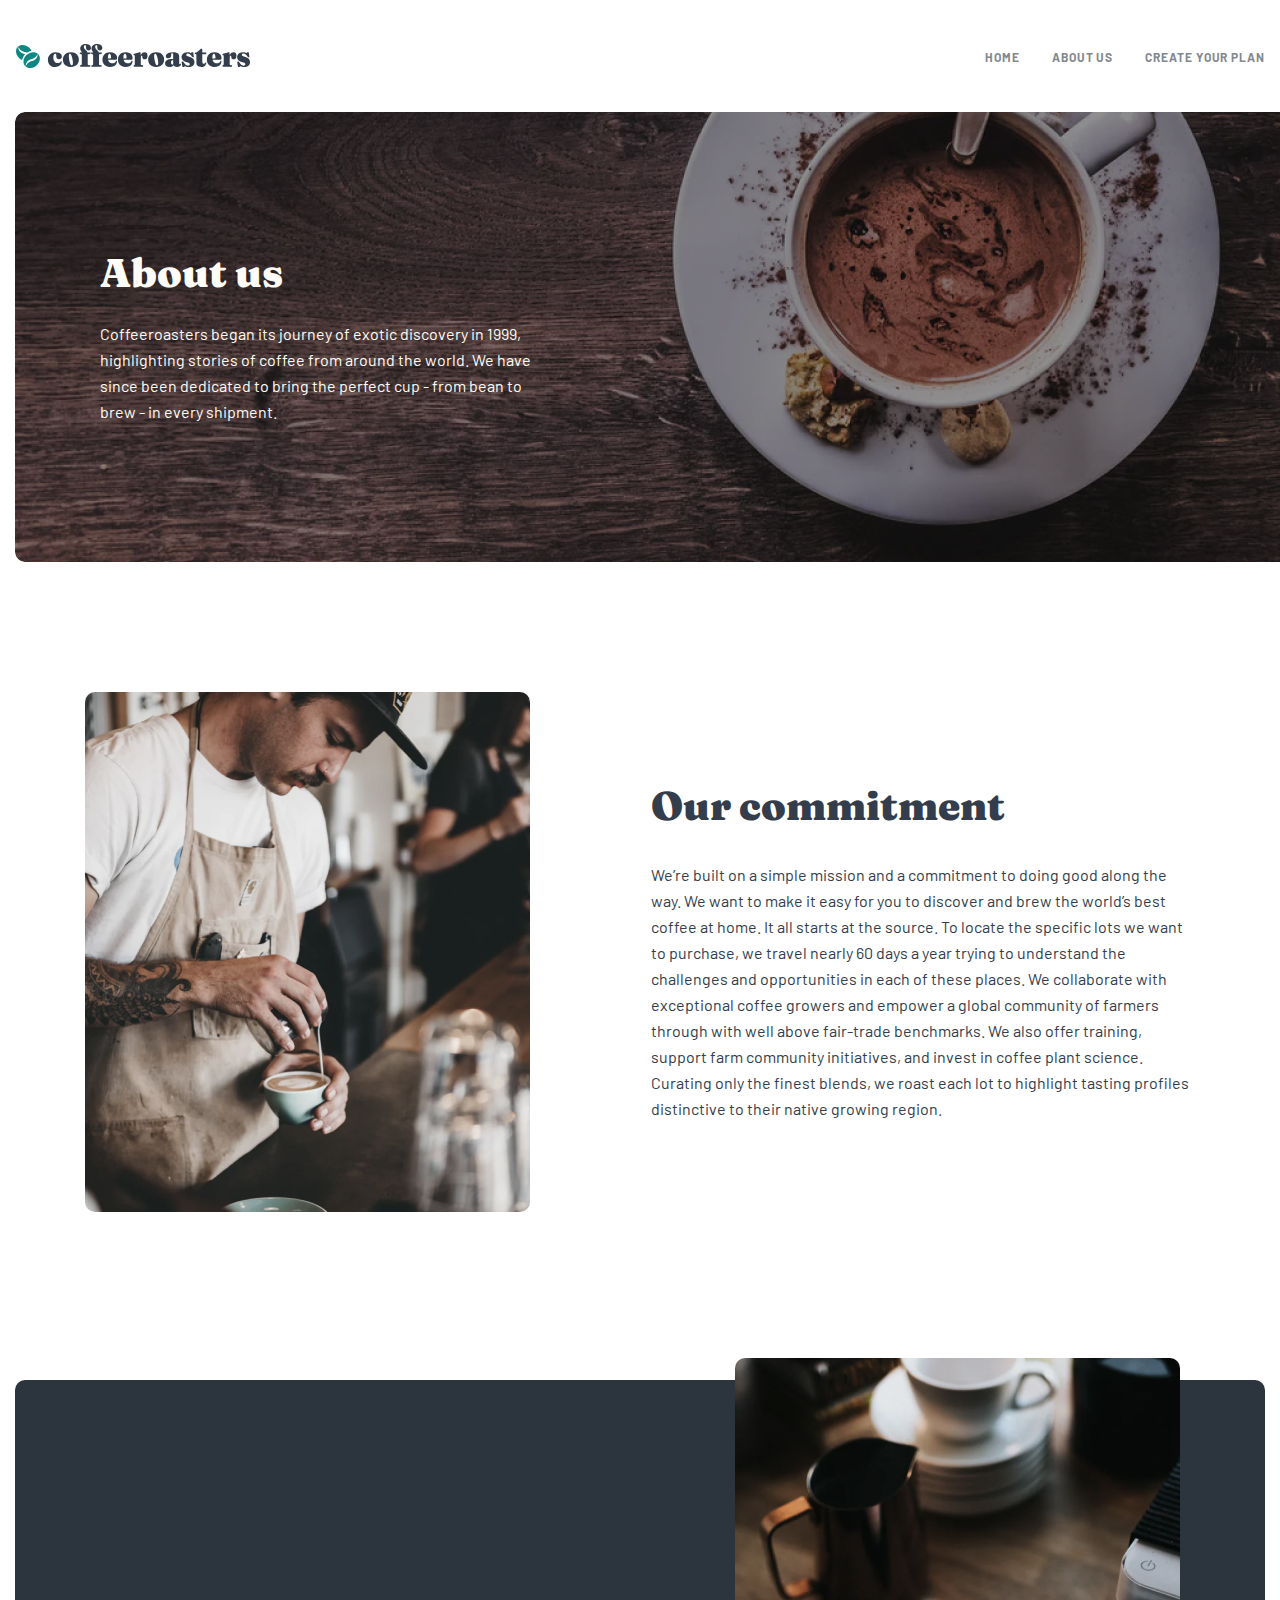
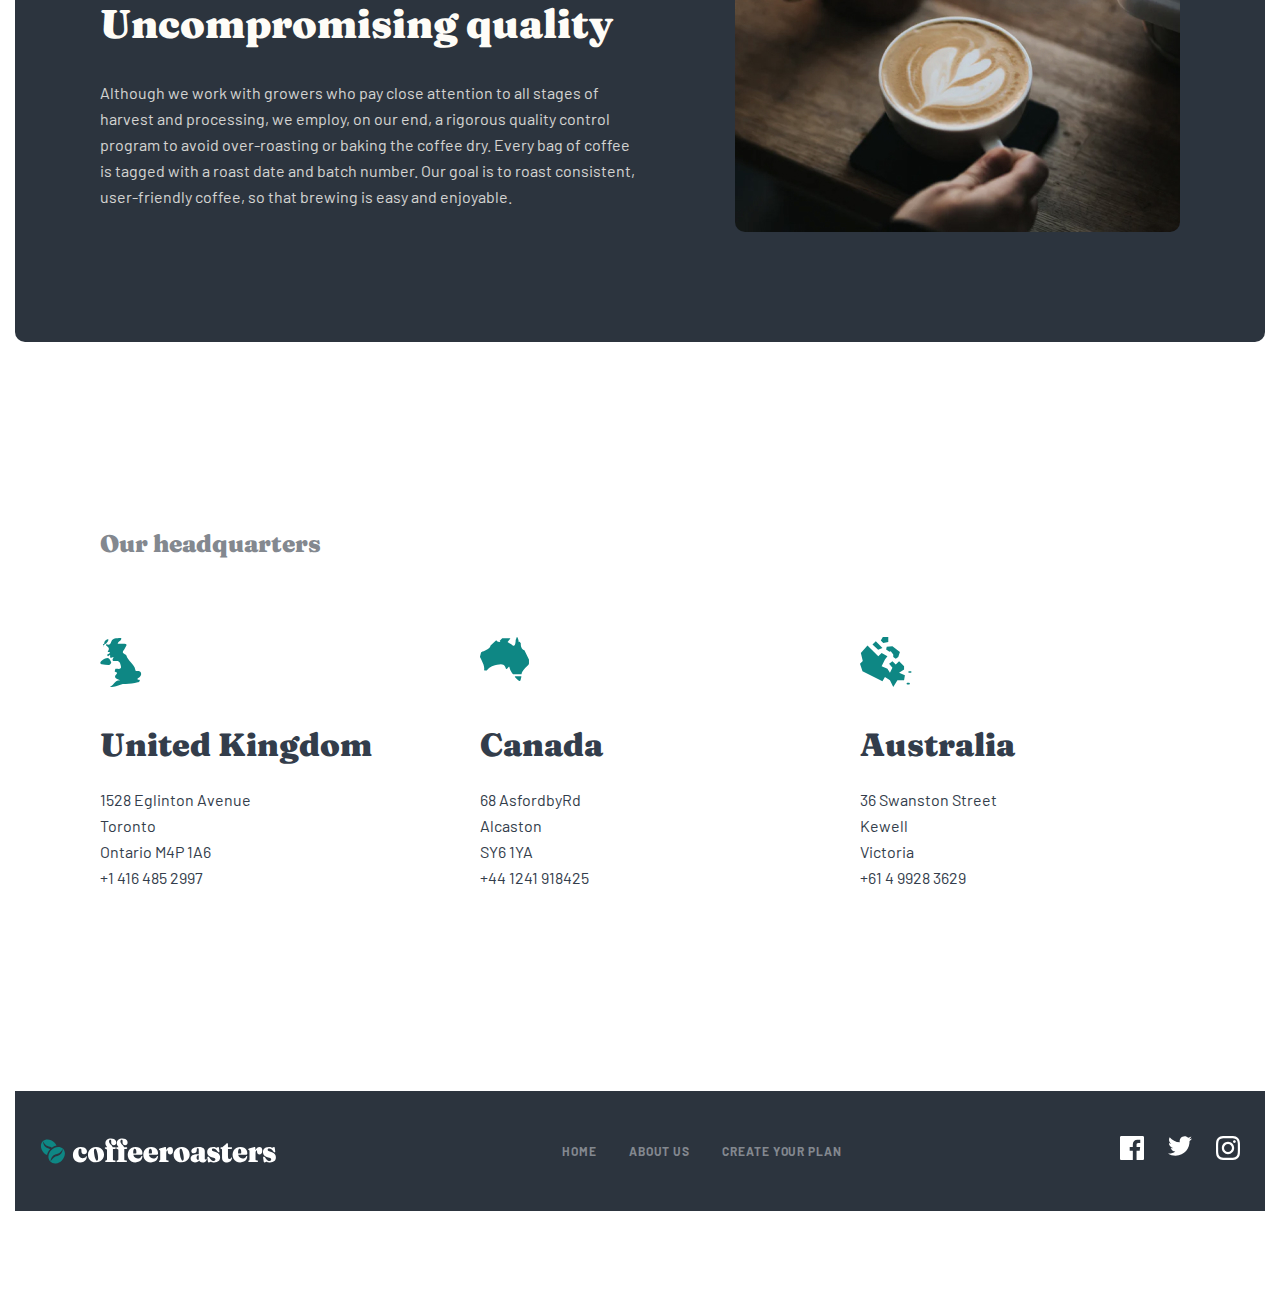
<file: about_us.html>
<!DOCTYPE html>
<html lang="en">
<head>
    <meta charset="UTF-8">
    <meta http-equiv="X-UA-Compatible" content="IE=edge">
    <meta name="viewport" content="width=device-width, initial-scale=1.0">
    <title>Coffee</title>
    <link rel="stylesheet" href="./css/normalize.css">
    <link rel="stylesheet" href="./css/fonts.css">
    <link rel="stylesheet" href="./css/style.css">
</head>
<body>
    <div style="display: none;">
        <svg>
            <symbol class="logo-item" viewBox="0 0 24 24" id="facebook">
                <path id="facebook"
                    d="M22.675 0H1.325C0.593 0 0 0.593 0 1.325V22.676C0 23.407 0.593 24 1.325 24H12.82V14.706H9.692V11.084H12.82V8.413C12.82 5.313 14.713 3.625 17.479 3.625C18.804 3.625 19.942 3.724 20.274 3.768V7.008L18.356 7.009C16.852 7.009 16.561 7.724 16.561 8.772V11.085H20.148L19.681 14.707H16.561V24H22.677C23.407 24 24 23.407 24 22.675V1.325C24 0.593 23.407 0 22.675 0Z" />
            </symbol>
            <symbol class="logo-item" viewBox="0 0 24 24" id="twitter">
                <path id="twitter"
                    d="M24 2.55705C23.117 2.94905 22.168 3.21305 21.172 3.33205C22.189 2.72305 22.97 1.75805 23.337 0.608047C22.386 1.17205 21.332 1.58205 20.21 1.80305C19.313 0.846047 18.032 0.248047 16.616 0.248047C13.437 0.248047 11.101 3.21405 11.819 6.29305C7.728 6.08805 4.1 4.12805 1.671 1.14905C0.381 3.36205 1.002 6.25705 3.194 7.72305C2.388 7.69705 1.628 7.47605 0.965 7.10705C0.911 9.38805 2.546 11.522 4.914 11.997C4.221 12.185 3.462 12.229 2.69 12.081C3.316 14.037 5.134 15.46 7.29 15.5C5.22 17.123 2.612 17.848 0 17.54C2.179 18.937 4.768 19.752 7.548 19.752C16.69 19.752 21.855 12.031 21.543 5.10605C22.505 4.41105 23.34 3.54405 24 2.55705Z" />
            </symbol>
            <symbol class="logo-item" viewBox="0 0 24 24" id="instagram">
                <path id="instagram" fill-rule="evenodd" clip-rule="evenodd"
                    d="M12 0C8.741 0 8.333 0.014 7.053 0.072C2.695 0.272 0.273 2.69 0.073 7.052C0.014 8.333 0 8.741 0 12C0 15.259 0.014 15.668 0.072 16.948C0.272 21.306 2.69 23.728 7.052 23.928C8.333 23.986 8.741 24 12 24C15.259 24 15.668 23.986 16.948 23.928C21.302 23.728 23.73 21.31 23.927 16.948C23.986 15.668 24 15.259 24 12C24 8.741 23.986 8.333 23.928 7.053C23.732 2.699 21.311 0.273 16.949 0.073C15.668 0.014 15.259 0 12 0ZM12 2.163C15.204 2.163 15.584 2.175 16.85 2.233C20.102 2.381 21.621 3.924 21.769 7.152C21.827 8.417 21.838 8.797 21.838 12.001C21.838 15.206 21.826 15.585 21.769 16.85C21.62 20.075 20.105 21.621 16.85 21.769C15.584 21.827 15.206 21.839 12 21.839C8.796 21.839 8.416 21.827 7.151 21.769C3.891 21.62 2.38 20.07 2.232 16.849C2.174 15.584 2.162 15.205 2.162 12C2.162 8.796 2.175 8.417 2.232 7.151C2.381 3.924 3.896 2.38 7.151 2.232C8.417 2.175 8.796 2.163 12 2.163ZM5.838 12C5.838 8.597 8.597 5.838 12 5.838C15.403 5.838 18.162 8.597 18.162 12C18.162 15.404 15.403 18.163 12 18.163C8.597 18.163 5.838 15.403 5.838 12ZM12 16C9.791 16 8 14.21 8 12C8 9.791 9.791 8 12 8C14.209 8 16 9.791 16 12C16 14.21 14.209 16 12 16ZM16.965 5.595C16.965 4.8 17.61 4.155 18.406 4.155C19.201 4.155 19.845 4.8 19.845 5.595C19.845 6.39 19.201 7.035 18.406 7.035C17.61 7.035 16.965 6.39 16.965 5.595Z" />
            </symbol>
        </svg>
    </div>
    <header class="header">
        <div class="container">
            <nav class="header__nav nav">
                <img src="./img/logo.svg" alt=" coffee logo" width="236" height="26">
                <ul class="nav__menu">
                    <li class="nav__menu--item"><a class="nav__menu--link" href="./index.html">Home</a></li>
                    <li class="nav__menu--item"><a class="nav__menu--link" href="./about_us.html">About us</a></li>
                    <li class="nav__menu--item"><a class="nav__menu--link" href="./create-plan.html">Create your plan</a></li>
                </ul>
                <img class="burger" src="./img/Combined Shape.png" alt="burger" width="16" height="15">
            </nav>
            <div class="header__main-ab">
                <h2 class="main__title"> About us</h2>
                <p class="main__text">Coffeeroasters began its journey of exotic discovery in 1999, highlighting stories of coffee from around the world. We
                have since been dedicated to bring the perfect cup - from bean to brew - in every shipment.</p>
            </div>
        </div>
    </header>
    <main>
        <section class="about-us">
            <div class="container">
                <div class="commitment__main ">
                    <img class="main__img" src="./img-page-2/coffee-man.jpg" alt="man-coffee" >
                    <div class="main">
                        <h2 class="main__title">Our commitment</h2>
                        <p class="main__text">We’re built on a simple mission and a commitment to doing good along the way. We want to make it easy for you to
                        discover and brew the world’s best coffee at home. It all starts at the source. To locate the specific lots we want to
                        purchase, we travel nearly 60 days a year trying to understand the challenges and opportunities in each of these places.
                        We collaborate with exceptional coffee growers and empower a global community of farmers through with well above
                        fair-trade benchmarks. We also offer training, support farm community initiatives, and invest in coffee plant science.
                        Curating only the finest blends, we roast each lot to highlight tasting profiles distinctive to their native growing region.</p>
                    </div>  
                </div>
                <div class="uncompromising-quality">
                    <div class="main">
                        <h2 class="main__title">Uncompromising quality</h2>
                        <p class="main__text">Although we work with growers who pay close attention to all stages of harvest and processing, we employ, on our end, a
                        rigorous quality control program to avoid over-roasting or baking the coffee dry. Every bag of coffee is tagged with a
                        roast date and batch number. Our goal is to roast consistent, user-friendly coffee, so that brewing is easy and
                        enjoyable.</p>
                    </div>
                    <img class="main__img" src="./img-page-2/Bitmapheart-coffee.jpg" alt="coffe" width="445" height="474">
                </div>
            </div>
        </section>
        <section class="headquarters">
            <div class="container">
                <h3 class="headquarters__title">Our headquarters</h3>
                <div class="headquarters__main main">
                    <div class="main__box box">
                        <h2 class="box__title-uk">united kingdom</h2>
                        <div class="box__text"><p class="text">1528 Eglinton Avenue</p><p class="text">Toronto</p><p class="text">Ontario M4P 1A6</p><p class="text">+1 416 485 2997</p></div>
                    </div>
                    <div class="main__box-cd">
                        <h2 class="box__title-cd">Canada</h2>
                    <div class="box__text"><p class="text">68 AsfordbyRd</p> <p class="text">Alcaston</p> <p class="text">SY6 1YA</p><p class="text">+44 1241 918425</p></div>
                </div>
                    <div class="main__box">
                        <h2 class="box__title-au">Australia</h2>
                        <div class="box__text"><p class="text">36 Swanston Street</p><p class="text">Kewell</p><p class="text">Victoria</p>
                        <p>+61 4 9928 3629</p></div>
                    </div>
                </div>
            </div>
        </section>
    </main>
    <footer>
        <div class="container">
            <div class="footer">
                <div class="footer__main">
                    <img class="footer__logolight" src="./img/logo-light.svg" alt="logo-light" width="236" height="26">
                    <div class="footer__link">
                            <a href="./index.html" class="footer__link--item">home</a>
                            <a href="./about_us.html" class="footer__link--item">about us</a>
                            <a href="./create-plan.html" class="footer__link--item">create your plan</a>
                    </div>
                    <div class="footer__logo">
                        <a href="#" class="a">
                            <svg class="logo-item">
                                <use xlink:href="#facebook"></use>
                            </svg>
                        </a>
                        <a href="# " class="a">
                            <svg class="logo-item">
                                <use xlink:href="#twitter"></use>
                            </svg>
                        </a>
                        <a href="#" class="a">
                            <svg class="logo-item">
                                <use xlink:href="#instagram"></use>
                            </svg>
                        </a>
                    </div>
                </div>
            </div>
        </div>
    </footer>
</body>
</html>
</file>
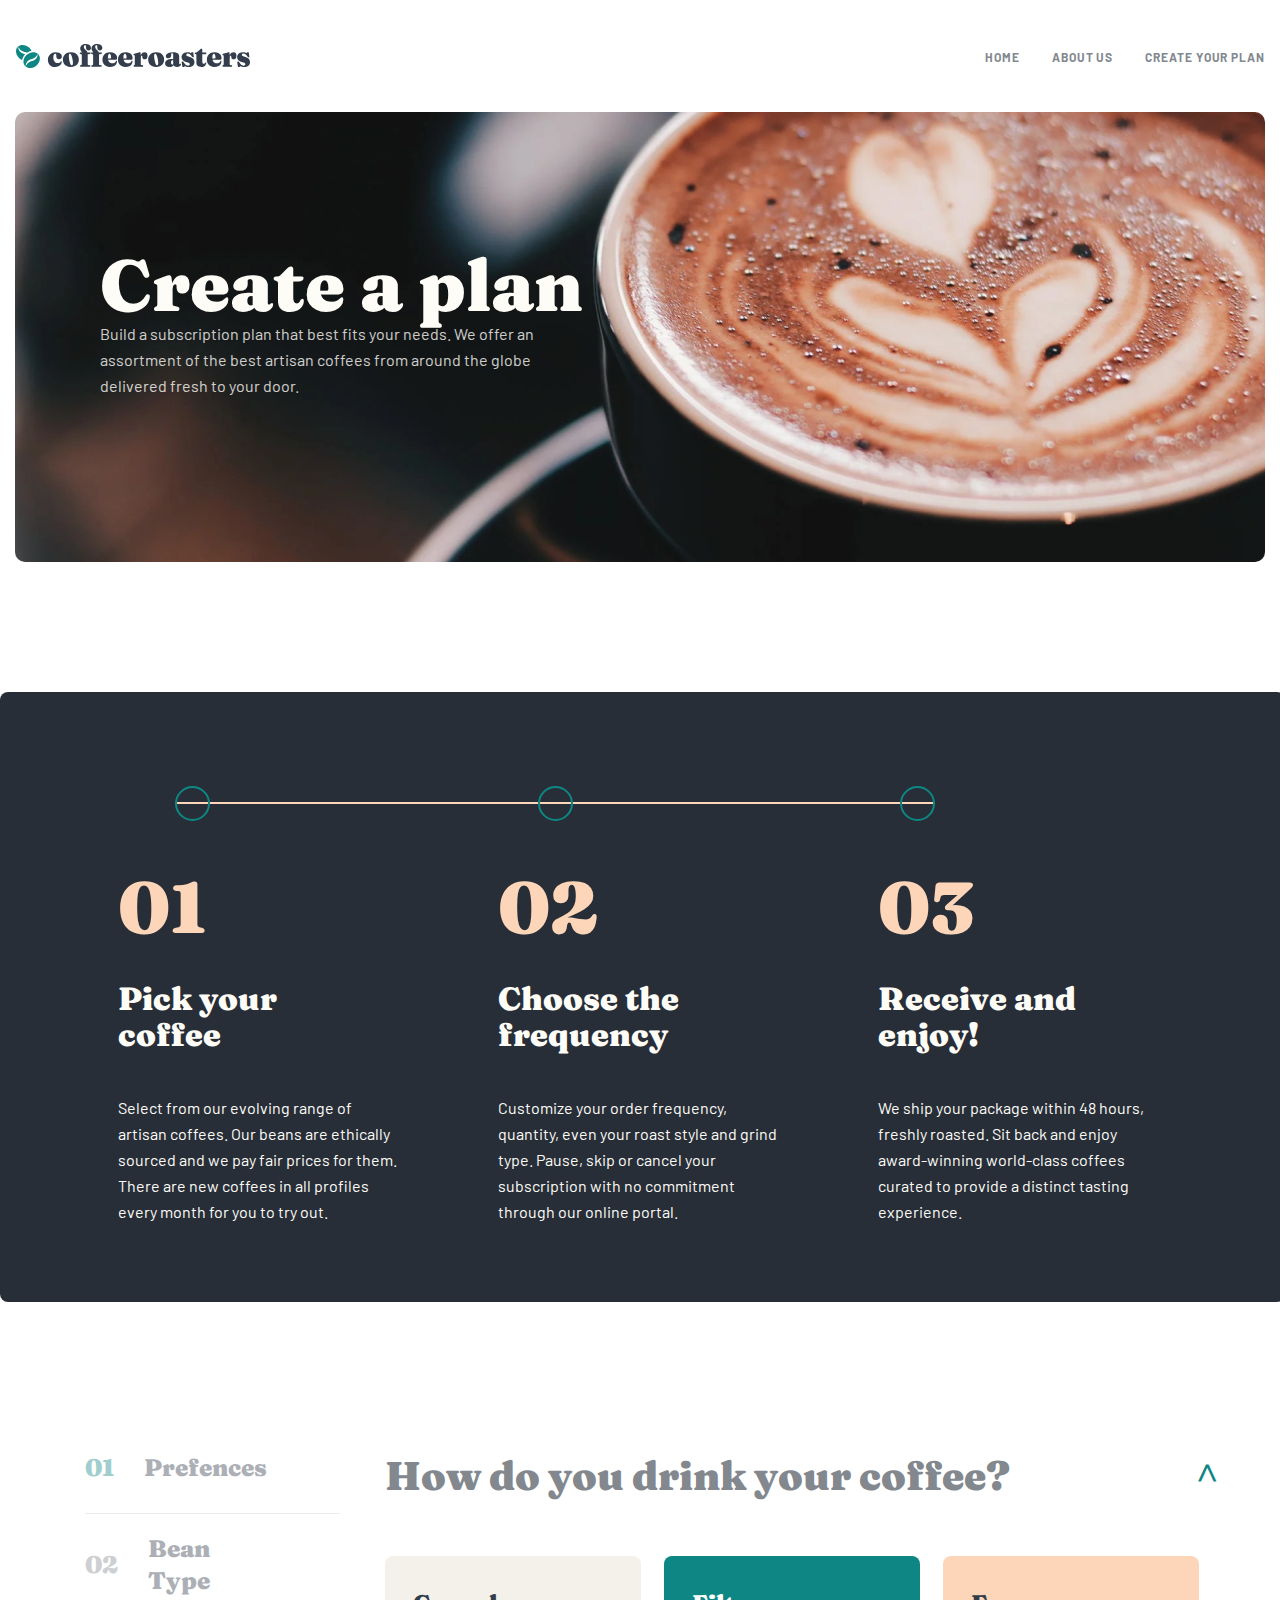
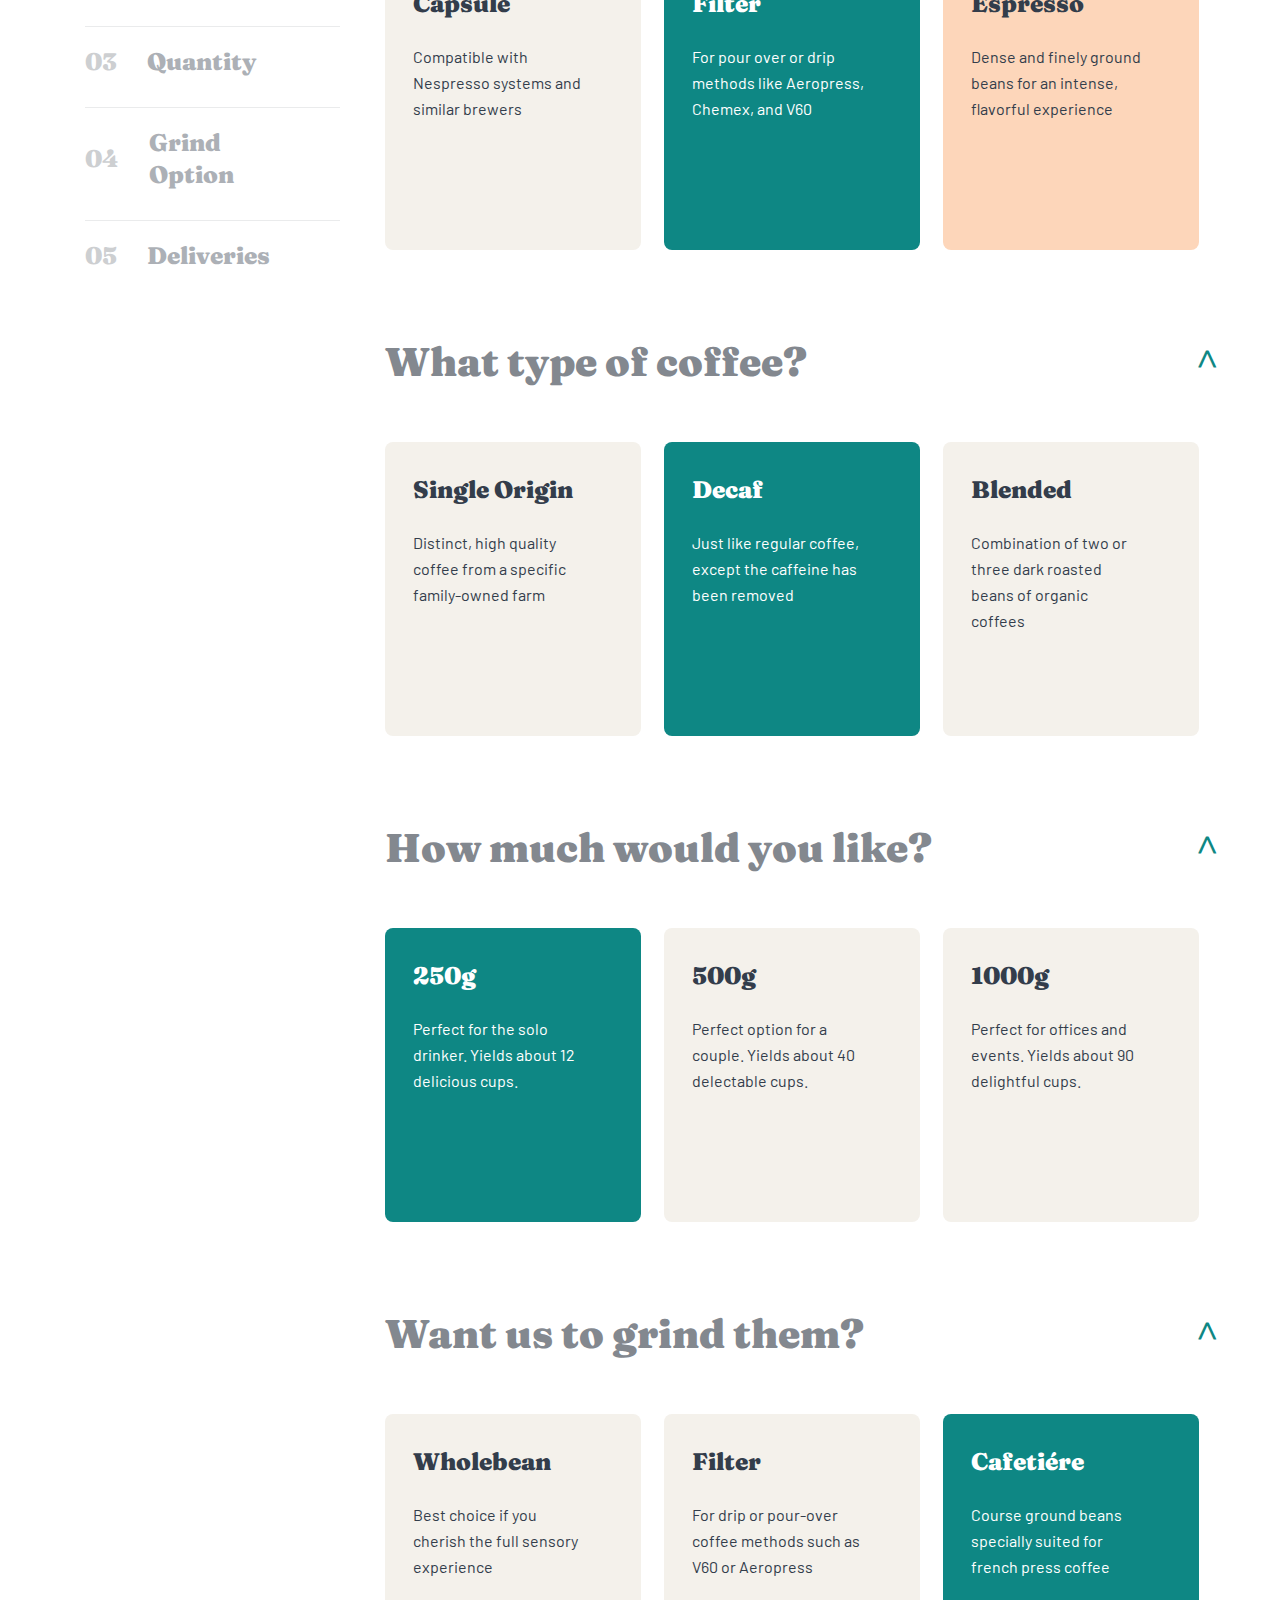
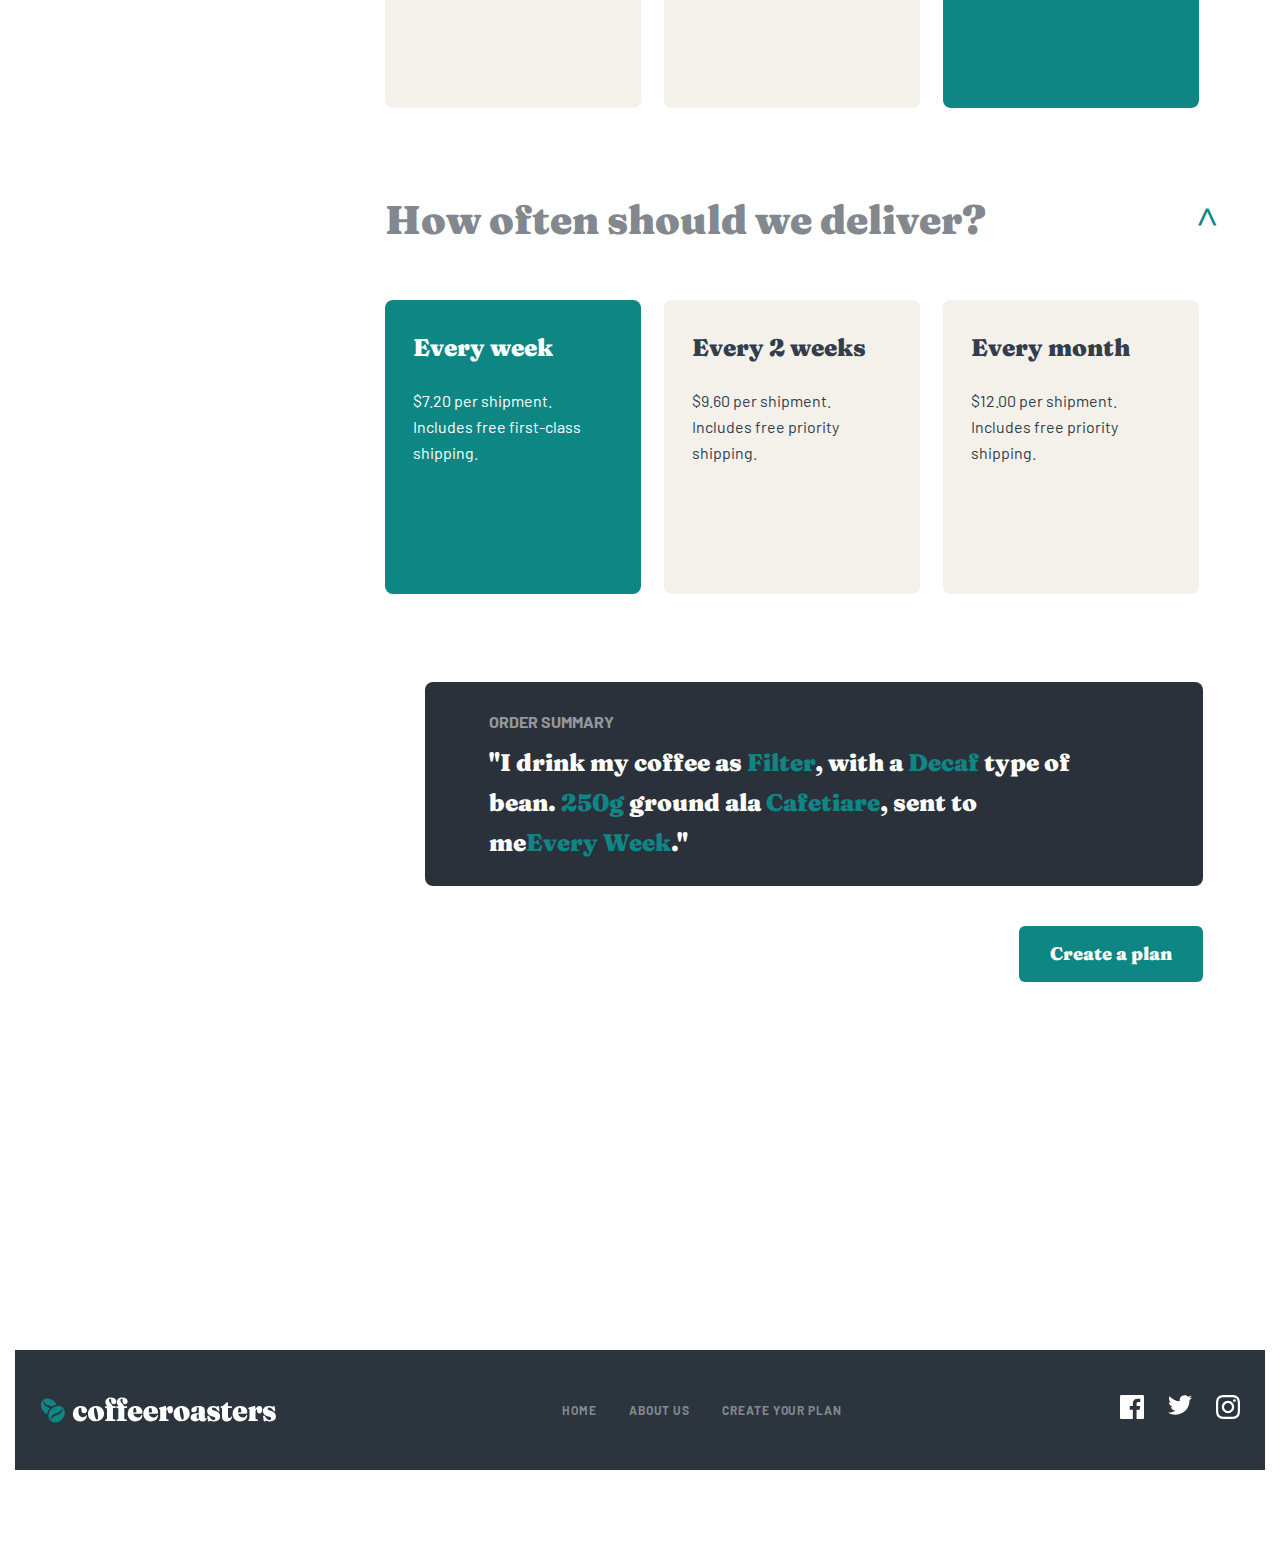
<file: create-plan.html>
<!DOCTYPE html>
<html lang="en">
<head>
    <meta charset="UTF-8">
    <meta http-equiv="X-UA-Compatible" content="IE=edge">
    <meta name="viewport" content="width=device-width, initial-scale=1.0">
    <title>Coffee</title>
    <link rel="stylesheet" href="./css/normalize.css">
    <link rel="stylesheet" href="./css/fonts.css">
    <link rel="stylesheet" href="./css/style.css">
</head>
<body>
    <div class="modal-bg  ">
        <div class="modal  ">
            <div class="modal__title"><p>order summary</p></div>
            <div class="text">
                <blockquote class="modal__text">"I drink my coffee as <span class="text-plus">Filter</span>, with a <span class="text-plus">Decaf</span> type of bean. <span class="text-plus">250g</span> ground ala <span class="text-plus">Cafetiare</span>, sent to me<span class="text-plus">Every Week</span>."</blockquote>
                <p class="text2">Is this correct? You can proceed to checkout or go back to plan selection if something is off. Subscription discount
                codes can also be redeemed at the checkout.</p>
                <div class="end">
                    <p class="end__price">$14.00 / mo</p>
                    <a href="#" class="end__link">Checkout</a>
                </div>
            </div>
            <div></div>
        </div>
    </div>
        <div style="display: none;">
            <svg>
                <symbol class="logo-item" viewBox="0 0 24 24" id="facebook">
                    <path id="facebook"
                        d="M22.675 0H1.325C0.593 0 0 0.593 0 1.325V22.676C0 23.407 0.593 24 1.325 24H12.82V14.706H9.692V11.084H12.82V8.413C12.82 5.313 14.713 3.625 17.479 3.625C18.804 3.625 19.942 3.724 20.274 3.768V7.008L18.356 7.009C16.852 7.009 16.561 7.724 16.561 8.772V11.085H20.148L19.681 14.707H16.561V24H22.677C23.407 24 24 23.407 24 22.675V1.325C24 0.593 23.407 0 22.675 0Z" />
                </symbol>
                <symbol class="logo-item" viewBox="0 0 24 24" id="twitter">
                    <path id="twitter"
                        d="M24 2.55705C23.117 2.94905 22.168 3.21305 21.172 3.33205C22.189 2.72305 22.97 1.75805 23.337 0.608047C22.386 1.17205 21.332 1.58205 20.21 1.80305C19.313 0.846047 18.032 0.248047 16.616 0.248047C13.437 0.248047 11.101 3.21405 11.819 6.29305C7.728 6.08805 4.1 4.12805 1.671 1.14905C0.381 3.36205 1.002 6.25705 3.194 7.72305C2.388 7.69705 1.628 7.47605 0.965 7.10705C0.911 9.38805 2.546 11.522 4.914 11.997C4.221 12.185 3.462 12.229 2.69 12.081C3.316 14.037 5.134 15.46 7.29 15.5C5.22 17.123 2.612 17.848 0 17.54C2.179 18.937 4.768 19.752 7.548 19.752C16.69 19.752 21.855 12.031 21.543 5.10605C22.505 4.41105 23.34 3.54405 24 2.55705Z" />
                </symbol>
                <symbol class="logo-item" viewBox="0 0 24 24" id="instagram">
                    <path id="instagram" fill-rule="evenodd" clip-rule="evenodd"
                        d="M12 0C8.741 0 8.333 0.014 7.053 0.072C2.695 0.272 0.273 2.69 0.073 7.052C0.014 8.333 0 8.741 0 12C0 15.259 0.014 15.668 0.072 16.948C0.272 21.306 2.69 23.728 7.052 23.928C8.333 23.986 8.741 24 12 24C15.259 24 15.668 23.986 16.948 23.928C21.302 23.728 23.73 21.31 23.927 16.948C23.986 15.668 24 15.259 24 12C24 8.741 23.986 8.333 23.928 7.053C23.732 2.699 21.311 0.273 16.949 0.073C15.668 0.014 15.259 0 12 0ZM12 2.163C15.204 2.163 15.584 2.175 16.85 2.233C20.102 2.381 21.621 3.924 21.769 7.152C21.827 8.417 21.838 8.797 21.838 12.001C21.838 15.206 21.826 15.585 21.769 16.85C21.62 20.075 20.105 21.621 16.85 21.769C15.584 21.827 15.206 21.839 12 21.839C8.796 21.839 8.416 21.827 7.151 21.769C3.891 21.62 2.38 20.07 2.232 16.849C2.174 15.584 2.162 15.205 2.162 12C2.162 8.796 2.175 8.417 2.232 7.151C2.381 3.924 3.896 2.38 7.151 2.232C8.417 2.175 8.796 2.163 12 2.163ZM5.838 12C5.838 8.597 8.597 5.838 12 5.838C15.403 5.838 18.162 8.597 18.162 12C18.162 15.404 15.403 18.163 12 18.163C8.597 18.163 5.838 15.403 5.838 12ZM12 16C9.791 16 8 14.21 8 12C8 9.791 9.791 8 12 8C14.209 8 16 9.791 16 12C16 14.21 14.209 16 12 16ZM16.965 5.595C16.965 4.8 17.61 4.155 18.406 4.155C19.201 4.155 19.845 4.8 19.845 5.595C19.845 6.39 19.201 7.035 18.406 7.035C17.61 7.035 16.965 6.39 16.965 5.595Z" />
                </symbol>
            </svg>
        </div>
        <header class="header">
            <div class="container">
                <nav class="header__nav nav">
                    <img src="./img/logo.svg" alt=" coffee logo" width="236" height="26">
                    <ul class="nav__menu">
                        <li class="nav__menu--item"><a class="nav__menu--link" href="./index.html">Home</a></li>
                        <li class="nav__menu--item"><a class="nav__menu--link" href="./about_us.html">About us</a></li>
                        <li class="nav__menu--item"><a class="nav__menu--link" href="./create-plan.html">Create your plan</a>
                        </li>
                    </ul>
                    <img class="burger" src="./img/Combined Shape.png" alt="burger" width="16" height="15">
                </nav>
                <div class="head__main">
                        <h2 class="main__title">Create a plan</h2>
                        <p class="main__text">Build a subscription plan that best fits your needs. We offer an assortment of the best artisan coffees from around the  globe delivered fresh to your door.</p>
                </div>
            </div>
        </header>
        <main>
                <section class="works">
                        <div class="works__main">
                            <div class="process">
                                <span class="circle"></span>
                                <span class="circle"></span>
                                <span class="circle"></span>
                            </div>
                            <div class="how-it-works__block block">
                                <div class="block__box box">
                                    <p class="box__num">01</p>
                                    <h2 class="box__title">Pick your coffee</h2>
                                    <p class="box__text">Select from our evolving range of artisan coffees. Our beans are ethically sourced
                                        and we pay fair prices for them. There are new coffees in all profiles every month for you to try
                                        out.</p>
                                </div>
                                <div class="block__box box">
                                    <p class="box__num">02</p>
                                    <h2 class="box__title">Choose the frequency</h2>
                                    <p class="box__text">Customize your order frequency, quantity, even your roast style and grind type.
                                        Pause, skip or cancel your subscription with no commitment through our online portal.</p>
                                </div>
                                <div class="block__box box">
                                    <p class="box__num">03</p>
                                    <h2 class="box__title">Receive and enjoy!</h2>
                                    <p class="box__text">We ship your package within 48 hours, freshly roasted. Sit back and enjoy
                                        award-winning world-class coffees curated to provide a distinct tasting experience.</p>
                                </div>
                            </div>
                        </div>
                    </div>
                </section>
                <section class="principal">
                    <div class=" principal ">
                        <aside class="main-acide">
                            <h3 class="main__text"><p class="main__num first">01</p>Prefences</h3>
                            <h3 class="main__text hr"><p class="main__num color-num">02</p>Bean Type </h3>
                            <h3 class="main__text hr"><p class="main__num color-num">03</p>Quantity</h3>
                            <h3 class="main__text hr"><p class="main__num color-num">04</p>Grind Option</h3>
                            <h3 class="main__text hr"><p class="main__num color-num">05</p>Deliveries</h3>
                        </aside>
                        <div class="main ">
                            <div class="container">
                                <div class="block ">
                                    <div class="block__head head">
                                        <h2 class="head__title">How do you drink your coffee?</h2>
                                        <button class="head__btn">></button>
                                    </div>
                                    <div class="boxes">
                                        <div class="box color-1">
                                            <h4 class="box__title">Capsule</h4>
                                            <p class="box__text">Compatible with Nespresso systems and similar brewers</p>
                                        </div>
                                        <div class="box color-2">
                                                <h4 class="box__title color-2">Filter</h4>
                                                <p class="box__text color-2">For pour over or drip methods like Aeropress, Chemex, and V60</p>
                                        </div>
                                        <div class="box color-3">
                                            <h4 class="box__title">Espresso</h4>
                                            <p class="box__text">Dense and finely ground beans for an intense, flavorful experience</p>
                                        </div>
                                    </div>
                                </div>
                                <div class="block">
                                    <div class="block__head head">
                                        <h2 class="head__title">What type of coffee?</h2>
                                        <button class="head__btn">></button>
                                    </div>
                                    <div class="boxes">
                                        <div class="box color-1">
                                            <h4 class="box__title">Single Origin</h4>
                                            <p class="box__text">Distinct, high quality coffee from a specific family-owned farm</p>
                                        </div>
                                        <div class="box color-2">
                                            <h4 class="box__title color-2">Decaf</h4>
                                            <p class="box__text color-2">Just like regular coffee, except the caffeine has been removed</p>
                                        </div>
                                        <div class="box color-1">
                                            <h4 class="box__title">Blended</h4>
                                            <p class="box__text">Combination of two or three dark roasted beans of organic coffees</p>
                                        </div>
                                </div>
                                </div>
                                <div class="block">
                                    <div class="block__head head">
                                        <h2 class="head__title">How much would you like?</h2>
                                        <button class="head__btn">></button>
                                    </div>
                                    <div class="boxes">
                                        <div class="box color-2">
                                            <h4 class="box__title ">250g</h4>
                                            <p class="box__text ">Perfect for the solo drinker. Yields about 12 delicious cups.</p>
                                        </div>
                                        <div class="box color-1">
                                            <h4 class="box__title ">500g</h4>
                                            <p class="box__text ">Perfect option for a couple. Yields about 40 delectable cups.</p>
                                        </div>
                                        <div class="box color-1">
                                            <h4 class="box__title">1000g</h4>
                                            <p class="box__text">Perfect for offices and events. Yields about 90 delightful cups.</p>
                                        </div>
                                </div>
                                </div>
                                <div class="block">
                                    <div class="block__head head">
                                        <h2 class="head__title">Want us to grind them?</h2>
                                        <button class="head__btn">></button>
                                    </div>
                                    <div class="boxes">
                                        <div class="box color-1">
                                            <h4 class="box__title">Wholebean</h4>
                                            <p class="box__text">Best choice if you cherish the full sensory experience</p>
                                        </div>
                                        <div class="box color-1">
                                            <h4 class="box__title ">Filter</h4>
                                            <p class="box__text ">For drip or pour-over coffee methods such as V60 or Aeropress</p>
                                        </div>
                                        <div class="box color-2">
                                            <h4 class="box__title">Cafetiére</h4>
                                            <p class="box__text">Course ground beans specially suited for french press coffee</p>
                                        </div>
                                </div>
                                </div>
                                <div class="block">
                                    <div class="block__head head">
                                        <h2 class="head__title">How often should we deliver?</h2>
                                        <button class="head__btn">></button>
                                    </div>
                                    <div class="boxes">
                                        <div class="box color-2">
                                            <h4 class="box__title">Every week</h4>
                                            <p class="box__text">$7.20 per shipment. Includes free first-class shipping.</p>
                                        </div>
                                        <div class="box color-1">
                                            <h4 class="box__title ">Every 2 weeks</h4>
                                            <p class="box__text ">$9.60 per shipment. Includes free priority shipping.   </p>
                                        </div>
                                        <div class="box color-1">
                                            <h4 class="box__title">Every month </h4>
                                            <p class="box__text">$12.00 per shipment. Includes free priority shipping.</p>
                                        </div>
                                </div>
                                </div>
                                <div class="last__block">
                                    <div class="block block-plus">
                                        <h4 class="block-plus__title">Order Summary</h4>
                                        <div class="plus-div">
                                            <blockquote class="block-plus__text">"I drink my coffee as <span class="text-plus">Filter</span>, with a <span class="text-plus">Decaf</span> type of bean. <span class="text-plus">250g</span> ground ala <span class="text-plus">Cafetiare</span>, sent to me<span class="text-plus">Every Week</span>."</blockquote>
                                        </div>
                                    </div>
                                    <a href="#" class="princ__link">Create a plan</a>
                                </div>
                            </div>
                        </div>
                    </div>
                </section>
        </main>
        <footer>
            <div class="container">
                <div class="footer">
                    <div class="footer__main">
                        <img class="footer__logolight" src="./img/logo-light.svg" alt="logo-light" width="236" height="26">
                        <div class="footer__link">
                            <a href="./index.html" class="footer__link--item">home</a>
                            <a href="./about_us.html" class="footer__link--item">about us</a>
                            <a href="./create-plan.html" class="footer__link--item">create your plan</a>
                        </div>
                        <div class="footer__logo">
                            <a href="#" class="a">
                                <svg class="logo-item">
                                    <use xlink:href="#facebook"></use>
                                </svg>
                            </a>
                            <a href="# " class="a">
                                <svg class="logo-item">
                                    <use xlink:href="#twitter"></use>
                                </svg>
                            </a>
                            <a href="#" class="a">
                                <svg class="logo-item">
                                    <use xlink:href="#instagram"></use>
                                </svg>
                            </a>
                        </div>
                    </div>
                </div>
            </div>
        </footer>
</body>
</html>
</file>
<file: css/fonts.css>
@font-face {
    font-family: 'Fraunces';
    font-style: normal;
    font-weight: 400;
    src: local(''),
         url('../fonts/fraunces-v10-latin-regular.woff2') format('woff2'),
         url('../fonts/fraunces-v10-latin-regular.woff') format('woff'); 
  }
  @font-face {
    font-family: 'Fraunces';
    font-style: normal;
    font-weight: 900;
    src: local(''),
         url('../fonts/fraunces-v10-latin-900.woff2') format('woff2'),
         url('../fonts/fraunces-v10-latin-900.woff') format('woff'); 
  }
@font-face {
    font-family: 'Barlow';
    font-style: normal;
    font-weight: 400;
    src: local(''),
         url('../fonts/barlow-v5-latin-regular.woff2') format('woff2'), 
         url('../fonts/barlow-v5-latin-regular.woff') format('woff'); 
  }
  /* barlow-500 - latin */
  @font-face {
    font-family: 'Barlow';
    font-style: normal;
    font-weight: 500;
    src: local(''),
         url('../fonts/barlow-v5-latin-500.woff2') format('woff2'), 
         url('../fonts/barlow-v5-latin-500.woff') format('woff'); 
  }
  /* barlow-700 - latin */
  @font-face {
    font-family: 'Barlow';
    font-style: normal;
    font-weight: 700;
    src: local(''),
         url('../fonts/barlow-v5-latin-700.woff2') format('woff2'), 
         url('../fonts/barlow-v5-latin-700.woff') format('woff'); 
  }
</file>
<file: css/style.css>
.container {
  max-width: 1280px;
  margin: 0 auto;
  padding: 0 15px;
}

@media (max-width: 770px) {
  .container {
    width: 689px;
    margin: 0 auto;
    padding: 0 15px;
    overflow: hidden;
  }
}

@media (max-width: 450px) {
  .container {
    width: 345px;
    margin: 0 auto;
    padding: 0 15px;
  }
}

.header__nav {
  display: -webkit-box;
  display: -ms-flexbox;
  display: flex;
  -webkit-box-align: center;
      -ms-flex-align: center;
          align-items: center;
  -webkit-box-pack: justify;
      -ms-flex-pack: justify;
          justify-content: space-between;
  margin: 43px 0px;
}

.nav__menu {
  display: -webkit-box;
  display: -ms-flexbox;
  display: flex;
  -webkit-box-align: center;
      -ms-flex-align: center;
          align-items: center;
  list-style-type: none;
}

.nav__menu--link {
  text-decoration: none;
  font-weight: bold;
  font-size: 12px;
  line-height: 15px;
  letter-spacing: 0.923077px;
  text-transform: uppercase;
  color: #83888F;
  margin-left: 32px;
}

.nav__menu--link:hover {
  color: #539cc7;
}

@media (max-width: 450px) {
  .nav__menu--link {
    display: none;
  }
}

.burger {
  width: 16px;
  height: 15px;
  display: none;
}

@media (max-width: 450px) {
  .burger {
    display: block;
    margin-right: 20px;
  }
}

.header__main {
  background-image: url("/img/intro-img.jpg");
  background-size: cover;
  background-repeat: no-repeat;
  margin-bottom: 130px;
  border-radius: 10px;
}

@media (max-width: 450px) {
  .header__main {
    width: 327px;
    margin: 0 auto;
    background-size: 379px 500px;
    margin-bottom: 0px;
  }
}

.header-info {
  width: 493px;
  height: 367px;
}

@media (max-width: 450px) {
  .header-info {
    width: 279px;
    height: 500px;
  }
}

.info {
  padding: 117px 0 116px 84px;
}

.info__title {
  width: 493px;
  font-family: "Fraunces" ,sans-serif;
  font-weight: 900;
  color: #fff;
  font-size: 72px;
  line-height: 72px;
  margin-bottom: 32px;
}

.info__text {
  width: 415px;
  opacity: 0.8;
  color: #FEFCF7;
  margin-bottom: 56px;
}

.info__link {
  display: inline-block;
  padding: 15px 31px;
  background: #0E8784;
  border-radius: 6px;
  text-decoration: none;
  font-family: 'Fraunces', sans-serif;
  font-style: normal;
  font-weight: 900;
  font-size: 18px;
  line-height: 25px;
  text-align: center;
  color: #FEFCF7;
}

.info__link:hover {
  background-color: #66D2CF;
}

@media (max-width: 450px) {
  .info__link {
    margin-left: 20%;
  }
}

@media (max-width: 770px) {
  .header__main {
    width: 689px;
    height: 500px;
    background-image: url("/img/intro-img.jpg");
    background-size: cover;
    background-position: center top;
    background-repeat: no-repeat;
    margin-bottom: 144px;
    -o-object-fit: cover;
       object-fit: cover;
  }
}

@media (max-width: 770px) and (max-width: 450px) {
  .header__main {
    width: 345px;
    margin-bottom: 0px;
  }
}

@media (max-width: 770px) {
  .header-info {
    width: 398px;
    height: 292px;
    margin: 0 auto;
  }
  .info {
    padding: 50px 0px 0px 58px;
  }
}

@media (max-width: 770px) and (max-width: 450px) {
  .info {
    padding: 0;
  }
}

@media (max-width: 770px) {
  .info__title {
    width: 329px;
    font-family: "Fraunces" ,sans-serif;
    font-weight: 900;
    color: #fff;
    font-size: 48px;
    line-height: 48px;
    margin-bottom: 24px;
  }
}

@media (max-width: 770px) and (max-width: 450px) {
  .info__title {
    width: 279px;
    font-size: 40px;
    line-height: 40px;
    text-align: center;
    margin: 0 auto;
    padding-top: 100px;
    margin-bottom: 24px;
  }
}

@media (max-width: 770px) {
  .info__text {
    width: 398px;
    opacity: 0.8;
    color: #FEFCF7;
    margin-bottom: 40px;
  }
}

@media (max-width: 770px) and (max-width: 450px) {
  .info__text {
    width: 279px;
    font-size: 15px;
    line-height: 25px;
    text-align: center;
    margin: 0 auto;
    margin-bottom: 39px;
  }
}

.our-collection {
  position: relative;
}

.our-collection .our-collection__title {
  text-align: center;
  font-family: "Fraunces", sans-serif;
  font-weight: 900;
  font-size: 150px;
  line-height: 72px;
  text-align: center;
  color: #83888fa2;
  opacity: .6;
  z-index: 1;
}

@media (max-width: 770px) {
  .our-collection .our-collection__title {
    font-size: 96px;
  }
}

@media (max-width: 450px) {
  .our-collection .our-collection__title {
    font-size: 40px;
    line-height: 72px;
    text-align: center;
    width: 300px;
    margin: 0  auto;
    margin-bottom: 188px;
  }
}

.our-collection .our-collection__title:before {
  position: absolute;
  content: ' ';
  background: -webkit-gradient(linear, left top, left bottom, from(rgba(254, 252, 247, 0.0001)), to(#FEFCF7));
  background: linear-gradient(180deg, rgba(254, 252, 247, 0.0001) 0%, #FEFCF7 100%);
  z-index: 2;
  width: 1110px;
  height: 95px;
}

@media (max-width: 770px) {
  .our-collection .our-collection__title:before {
    width: 689px;
  }
}

@media (max-width: 450px) {
  .our-collection .our-collection__title:before {
    width: 300px;
    margin: 0 auto;
  }
}

.our-collection .our-collection__main {
  z-index: 3;
  display: -webkit-box;
  display: -ms-flexbox;
  display: flex;
  -webkit-box-pack: justify;
      -ms-flex-pack: justify;
          justify-content: space-between;
  -webkit-box-align: center;
      -ms-flex-align: center;
          align-items: center;
}

@media (max-width: 770px) {
  .our-collection .our-collection__main {
    -webkit-box-orient: vertical;
    -webkit-box-direction: normal;
        -ms-flex-direction: column;
            flex-direction: column;
    width: 282px;
    margin: 0 auto;
  }
}

.our-collection .our-collection__main .main__box {
  width: 255px;
  margin-top: 200px;
  margin-bottom: 200px;
  position: relative;
}

@media (max-width: 770px) {
  .our-collection .our-collection__main .main__box {
    width: 282px;
    margin-top: 0;
    margin-bottom: 100px;
    margin-left: 50%;
  }
}

@media (max-width: 450px) {
  .our-collection .our-collection__main .main__box {
    margin: 0 auto;
    margin-bottom: 223px;
  }
}

.our-collection .our-collection__main .main__box .box__title {
  text-align: center;
  font-family: "Fraunces", sans-serif;
  font-weight: 900;
  font-size: 24px;
  line-height: 32px;
  color: #333D4B;
}

@media (max-width: 770px) {
  .our-collection .our-collection__main .main__box .box__title {
    text-align: left;
    margin-left: 80px;
  }
}

@media (max-width: 450px) {
  .our-collection .our-collection__main .main__box .box__title {
    margin: 0;
    font-size: 24px;
    line-height: 32px;
    text-align: center;
  }
}

.our-collection .our-collection__main .main__box .box__title::before {
  position: absolute;
  content: url("/img/kopi1.svg");
  top: -200px;
  left: 0;
}

@media (max-width: 770px) {
  .our-collection .our-collection__main .main__box .box__title::before {
    width: 255px;
    height: 193px;
    top: -35px;
    left: -220px;
  }
}

@media (max-width: 450px) {
  .our-collection .our-collection__main .main__box .box__title::before {
    top: -160px;
    left: 15px;
  }
}

.our-collection .our-collection__main .main__box .box__text {
  text-align: center;
  color: #333D4B;
}

@media (max-width: 770px) {
  .our-collection .our-collection__main .main__box .box__text {
    width: 282px;
    text-align: left;
    margin-left: 80px;
  }
}

@media (max-width: 450px) {
  .our-collection .our-collection__main .main__box .box__text {
    margin: 0;
    text-align: center;
    font-size: 15px;
    line-height: 25px;
  }
}

.choose-us__main {
  width: 1280px;
  height: 577px;
  background-color: #282F38;
  border-radius: 10px;
  margin-bottom: 300px;
}

@media (max-width: 770px) {
  .choose-us__main {
    width: 688px;
    height: 573px;
    margin-bottom: 488px;
  }
}

@media (max-width: 450px) {
  .choose-us__main {
    width: 360px;
    height: 902px;
    margin-bottom: 717px;
  }
}

.choose-us__main .main__title {
  text-align: center;
  color: #FEFCF7;
  font-family: "Fraunces", sans-serif;
  font-weight: 900;
  font-size: 40px;
  line-height: 48px;
  padding-top: 100px;
  margin-bottom: 32px;
}

@media (max-width: 770px) {
  .choose-us__main .main__title {
    padding-top: 56px;
    margin-bottom: 24px;
    font-size: 32px;
  }
}

@media (max-width: 450px) {
  .choose-us__main .main__title {
    font-size: 28px;
    line-height: 28px;
    text-align: center;
    padding-top: 64px;
  }
}

.choose-us__main .main__text {
  width: 540px;
  margin: 0 auto;
  text-align: center;
  color: #FEFCF7;
  margin-bottom: 86px;
}

@media (max-width: 770px) {
  .choose-us__main .main__text {
    margin-bottom: 70px;
  }
}

@media (max-width: 450px) {
  .choose-us__main .main__text {
    width: 279px;
    font-size: 15px;
    line-height: 25px;
    text-align: center;
  }
}

.choose-us__main .main__block {
  width: 1110px;
  margin: 0 auto;
  display: -webkit-box;
  display: -ms-flexbox;
  display: flex;
  -webkit-box-align: center;
      -ms-flex-align: center;
          align-items: center;
  -ms-flex-pack: distribute;
      justify-content: space-around;
}

@media (max-width: 770px) {
  .choose-us__main .main__block {
    -webkit-box-orient: vertical;
    -webkit-box-direction: normal;
        -ms-flex-direction: column;
            flex-direction: column;
    width: 689px;
  }
}

@media (max-width: 450px) {
  .choose-us__main .main__block {
    width: 327px;
  }
}

.choose-us__main .main__block .main__box {
  width: 350px;
  height: 382px;
  background-color: #0E8784;
  border-radius: 8px;
  position: relative;
}

@media (max-width: 770px) {
  .choose-us__main .main__block .main__box {
    width: 573px;
    height: 180px;
    margin: 0;
    margin-bottom: 24px;
  }
}

@media (max-width: 450px) {
  .choose-us__main .main__block .main__box {
    width: 279px;
    height: 382px;
  }
}

.choose-us__main .main__block .main__box .box__title {
  font-family: "Fraunces", sans-serif;
  font-weight: 900;
  font-size: 24px;
  line-height: 32px;
  text-align: center;
  color: #FEFCF7;
  margin-top: 200px;
  margin-bottom: 24px;
}

@media (max-width: 770px) {
  .choose-us__main .main__block .main__box .box__title {
    margin: 0;
    text-align: left;
    margin-left: 180px;
    margin-top: 41px;
    margin-bottom: 16px;
  }
}

@media (max-width: 450px) {
  .choose-us__main .main__block .main__box .box__title {
    margin: 0;
    margin-top: 200px;
    text-align: center;
    font-size: 24px;
    line-height: 32px;
  }
}

.choose-us__main .main__block .main__box .box__title:before {
  content: url("/img/coffee.svg");
  position: absolute;
  top: 72px;
  left: 0;
  right: 0;
}

@media (max-width: 770px) {
  .choose-us__main .main__block .main__box .box__title:before {
    left: 50px;
    top: 50px;
  }
}

@media (max-width: 450px) {
  .choose-us__main .main__block .main__box .box__title:before {
    top: 60px;
    left: 0;
  }
}

.choose-us__main .main__block .main__box .box__title2 {
  font-family: "Fraunces", sans-serif;
  font-weight: 900;
  font-size: 24px;
  line-height: 32px;
  text-align: center;
  color: #FEFCF7;
  margin-top: 200px;
  margin-bottom: 24px;
}

@media (max-width: 770px) {
  .choose-us__main .main__block .main__box .box__title2 {
    margin: 0;
    text-align: left;
    margin-left: 180px;
    margin-top: 41px;
    margin-bottom: 16px;
  }
}

@media (max-width: 450px) {
  .choose-us__main .main__block .main__box .box__title2 {
    font-size: 24px;
    line-height: 32px;
    margin: 0;
    margin-top: 200px;
    text-align: center;
  }
}

.choose-us__main .main__block .main__box .box__title2:before {
  content: url("/img/gift.svg");
  position: absolute;
  top: 72px;
  left: 0;
  right: 0;
}

@media (max-width: 770px) {
  .choose-us__main .main__block .main__box .box__title2:before {
    left: 50px;
    top: 50px;
  }
}

@media (max-width: 450px) {
  .choose-us__main .main__block .main__box .box__title2:before {
    top: 60px;
    left: 0;
  }
}

.choose-us__main .main__block .main__box .box__title3 {
  font-family: "Fraunces", sans-serif;
  font-weight: 900;
  font-size: 24px;
  line-height: 32px;
  text-align: center;
  color: #FEFCF7;
  margin-top: 200px;
  margin-bottom: 24px;
}

@media (max-width: 770px) {
  .choose-us__main .main__block .main__box .box__title3 {
    margin: 0;
    text-align: left;
    margin-left: 180px;
    margin-top: 41px;
    margin-bottom: 16px;
  }
}

@media (max-width: 450px) {
  .choose-us__main .main__block .main__box .box__title3 {
    margin: 0;
    margin-top: 200px;
    text-align: center;
    font-size: 24px;
    line-height: 32px;
  }
}

.choose-us__main .main__block .main__box .box__title3:before {
  content: url("/img/truck.svg ");
  position: absolute;
  top: 72px;
  left: 0;
  right: 0;
}

@media (max-width: 770px) {
  .choose-us__main .main__block .main__box .box__title3:before {
    left: 50px;
    top: 60px;
  }
}

@media (max-width: 450px) {
  .choose-us__main .main__block .main__box .box__title3:before {
    top: 60px;
    left: 0;
  }
}

.choose-us__main .main__block .main__box .box__text {
  width: 255px;
  text-align: center;
  margin: 0 auto;
  color: #FEFCF7;
}

@media (max-width: 770px) {
  .choose-us__main .main__block .main__box .box__text {
    width: 344px;
    margin: 0;
    padding: 0;
    text-align: left;
    margin-left: 180px;
  }
}

@media (max-width: 450px) {
  .choose-us__main .main__block .main__box .box__text {
    width: 212px;
    margin: 0 auto;
    text-align: center;
  }
}

.how-it-works__title {
  font-family: "Fraunces", sans-serif;
  font-weight: 900;
  font-size: 24px;
  line-height: 32px;
  color: #83888F;
  margin-bottom: 80px;
}

@media (max-width: 770px) {
  .how-it-works__title {
    margin-bottom: 55px;
  }
}

@media (max-width: 450px) {
  .how-it-works__title {
    margin-bottom: 80px;
    text-align: center;
  }
}

.process-hw {
  display: -webkit-box;
  display: -ms-flexbox;
  display: flex;
  -webkit-box-pack: justify;
      -ms-flex-pack: justify;
          justify-content: space-between;
  -webkit-box-align: center;
      -ms-flex-align: center;
          align-items: center;
  width: 760px;
  height: 2px;
  background-color: #FDD6BA;
  margin-bottom: 67px;
}

@media (max-width: 770px) {
  .process-hw {
    width: 500px;
    margin: 0;
    margin-bottom: 62px;
  }
}

@media (max-width: 450px) {
  .process-hw {
    display: none;
  }
}

.circle-hw {
  display: inline-block;
  width: 31px;
  height: 31px;
  border: 2px solid #0E8784;
  background-color: #fff;
  border-radius: 50%;
}

.circle-hw:hover {
  background-color: #0E8784;
}

.how-it-works__block-hw {
  display: -webkit-box;
  display: -ms-flexbox;
  display: flex;
  -webkit-box-align: center;
      -ms-flex-align: center;
          align-items: center;
  -webkit-box-pack: justify;
      -ms-flex-pack: justify;
          justify-content: space-between;
  width: 1110px;
  margin: 0 auto;
}

@media (max-width: 770px) {
  .how-it-works__block-hw {
    width: 689px;
    margin: 0 auto;
  }
}

@media (max-width: 450px) {
  .how-it-works__block-hw {
    -webkit-box-orient: vertical;
    -webkit-box-direction: normal;
        -ms-flex-direction: column;
            flex-direction: column;
    width: 360px;
  }
}

.how-it-works__block-hw .block__box-hw {
  width: 285px;
  height: 355px;
  margin-bottom: 64px;
}

@media (max-width: 770px) {
  .how-it-works__block-hw .block__box-hw {
    width: 223px;
    padding-bottom: 44px;
  }
}

@media (max-width: 450px) {
  .how-it-works__block-hw .block__box-hw {
    width: 327px;
    height: 252px;
    margin-bottom: 56px;
  }
}

.how-it-works__block-hw .block__box-hw .box__num {
  font-family: "Fraunces", sans-serif;
  font-weight: 900;
  font-size: 72px;
  line-height: 72px;
  color: #FDD6BA;
  margin-bottom: 38px;
}

@media (max-width: 450px) {
  .how-it-works__block-hw .block__box-hw .box__num {
    margin-bottom: 24px;
    text-align: center;
  }
}

.how-it-works__block-hw .block__box-hw .box__title-hw {
  font-family: "Fraunces", sans-serif;
  font-weight: 900;
  font-size: 32px;
  line-height: 36px;
  color: #333D4B;
  margin-bottom: 42px;
}

@media (max-width: 450px) {
  .how-it-works__block-hw .block__box-hw .box__title-hw {
    margin-bottom: 24px;
    font-size: 28px;
    line-height: 32px;
    text-align: center;
  }
}

.how-it-works__block-hw .block__box-hw .box__text-hw {
  color: #333D4B;
}

@media (max-width: 770px) {
  .how-it-works__block-hw .block__box-hw .box__text-hw {
    width: 223px;
    margin-right: 0;
  }
}

@media (max-width: 450px) {
  .how-it-works__block-hw .block__box-hw .box__text-hw {
    width: 327px;
    font-size: 15px;
    line-height: 25px;
    text-align: center;
  }
}

.how-it-works__link-hw {
  display: inline-block;
  font-family: "Fraunces", sans-serif;
  font-weight: 900;
  font-size: 18px;
  line-height: 25px;
  text-align: center;
  color: #FEFCF7;
  text-decoration: none;
  padding: 15px 31px;
  background-color: #0E8784;
  border-radius: 6px;
  margin-left: 75px;
}

@media (max-width: 770px) {
  .how-it-works__link-hw {
    margin-left: 0;
  }
}

@media (max-width: 450px) {
  .how-it-works__link-hw {
    margin-left: 20%;
  }
}

.how-it-works__link-hw:hover {
  background-color: #FEFCF7;
  color: #0E8784;
  border: .5px solid #0E8784;
}

.footer {
  margin-top: 200px;
  background-color: #2C343E;
}

@media (max-width: 770px) {
  .footer {
    margin-bottom: 72px;
  }
}

@media (max-width: 450px) {
  .footer {
    margin-top: 144px;
  }
}

.footer .footer__main {
  width: 1200px;
  margin: 0 auto;
  margin-bottom: 88px;
  height: 120px;
  display: -webkit-box;
  display: -ms-flexbox;
  display: flex;
  -webkit-box-align: center;
      -ms-flex-align: center;
          align-items: center;
  -webkit-box-pack: justify;
      -ms-flex-pack: justify;
          justify-content: space-between;
}

@media (max-width: 770px) {
  .footer .footer__main {
    width: 689px;
    height: 270px;
    -webkit-box-orient: vertical;
    -webkit-box-direction: normal;
        -ms-flex-direction: column;
            flex-direction: column;
    -webkit-box-pack: start;
        -ms-flex-pack: start;
            justify-content: flex-start;
  }
}

@media (max-width: 450px) {
  .footer .footer__main {
    width: 345px;
  }
}

.footer .footer__main .footer__logolight {
  width: 236px;
  height: 26px;
}

@media (max-width: 770px) {
  .footer .footer__main .footer__logolight {
    margin-top: 54px;
    margin-bottom: 33px;
  }
}

@media (max-width: 450px) {
  .footer .footer__main .footer__logolight {
    width: 187px;
    height: 22px;
    margin-bottom: 39px;
  }
}

.footer .footer__main .footer__link {
  display: -webkit-box;
  display: -ms-flexbox;
  display: flex;
  -webkit-box-align: center;
      -ms-flex-align: center;
          align-items: center;
  -ms-flex-wrap: wrap;
      flex-wrap: wrap;
}

@media (max-width: 770px) {
  .footer .footer__main .footer__link {
    margin-bottom: 65px;
  }
}

@media (max-width: 450px) {
  .footer .footer__main .footer__link {
    -webkit-box-orient: vertical;
    -webkit-box-direction: normal;
        -ms-flex-direction: column;
            flex-direction: column;
    -webkit-box-pack: center;
        -ms-flex-pack: center;
            justify-content: center;
  }
}

.footer .footer__main .footer__link .footer__link--item {
  text-decoration: none;
  color: #83888F;
  font-weight: 900;
  font-size: 12px;
  line-height: 15px;
  letter-spacing: 0.923077px;
  text-transform: uppercase;
  margin-left: 32px;
}

.footer .footer__main .footer__link .footer__link--item:hover {
  color: white;
}

@media (max-width: 450px) {
  .footer .footer__main .footer__link .footer__link--item {
    margin-bottom: 24px;
    margin-left: 0;
  }
  .footer .footer__main .footer__link .footer__link--item:nth-child(3) {
    margin-bottom: 0;
  }
}

.footer .footer__main .footer__logo {
  display: -webkit-box;
  display: -ms-flexbox;
  display: flex;
  -webkit-box-align: center;
      -ms-flex-align: center;
          align-items: center;
}

.footer .footer__main .footer__logo .logo-item {
  width: 24px;
  height: 24px;
  margin-left: 24px;
  fill: white;
}

.footer .footer__main .footer__logo .logo-item:hover {
  fill: #FDD6BA;
}

.container {
  max-width: 1280px;
  margin: 0 auto;
  padding: 0 15px;
}

@media (max-width: 770px) {
  .container {
    width: 689px;
    margin: 0 auto;
    padding: 0 15px;
    overflow: hidden;
  }
}

@media (max-width: 450px) {
  .container {
    width: 345px;
    margin: 0 auto;
    padding: 0 15px;
  }
}

.header {
  margin-bottom: 168px;
}

.header .header__nav {
  display: -webkit-box;
  display: -ms-flexbox;
  display: flex;
  -webkit-box-align: center;
      -ms-flex-align: center;
          align-items: center;
  -webkit-box-pack: justify;
      -ms-flex-pack: justify;
          justify-content: space-between;
  margin: 43px 0px;
}

.header .header__nav .nav__menu {
  display: -webkit-box;
  display: -ms-flexbox;
  display: flex;
  -webkit-box-align: center;
      -ms-flex-align: center;
          align-items: center;
  list-style-type: none;
}

.header .header__nav .nav__menu .nav__menu--link {
  text-decoration: none;
  font-weight: bold;
  font-size: 12px;
  line-height: 15px;
  letter-spacing: 0.923077px;
  text-transform: uppercase;
  color: #83888F;
  margin-left: 32px;
}

.header .header__nav .nav__menu .nav__menu--link:hover {
  color: white;
}

.header .header__main-ab {
  width: 1280px;
  height: 450px;
  margin: 0 auto;
  background-image: url("/img-page-2/intro-2-img.jpg");
  background-position: top center;
  background-size: cover;
  background-repeat: no-repeat;
  border-radius: 10px;
}

@media (max-width: 770px) {
  .header .header__main-ab {
    width: 100%;
    height: 400px;
    margin: 0;
  }
}

@media (max-width: 450px) {
  .header .header__main-ab {
    padding-top: 0;
    width: 327px;
    height: 400px;
    margin: 0 auto;
    padding: 0;
  }
}

.header .header__main-ab .main__title {
  font-family: "Fraunces", sans-serif;
  font-weight: 900;
  font-size: 40px;
  line-height: 48px;
  color: #FEFCF7;
  margin-bottom: 24px;
  padding-top: 137px;
  padding-left: 85px;
}

@media (max-width: 770px) {
  .header .header__main-ab .main__title {
    font-size: 32px;
    line-height: 40px;
    padding-left: 58px;
    padding-top: 118px;
  }
}

@media (max-width: 450px) {
  .header .header__main-ab .main__title {
    font-size: 28px;
    line-height: 28px;
    text-align: center;
    padding: 0;
    padding-top: 111px;
  }
}

.header .header__main-ab .main__text {
  width: 445px;
  color: #FEFCF7;
  margin: 0;
  padding-left: 85px;
}

@media (max-width: 770px) {
  .header .header__main-ab .main__text {
    width: 398px;
    line-height: 25px;
    padding-left: 58px;
  }
}

@media (max-width: 450px) {
  .header .header__main-ab .main__text {
    width: 279px;
    font-size: 15px;
    line-height: 25px;
    text-align: center;
    padding: 0;
    margin: 0 auto;
  }
}

.commitment__main {
  width: 1110px;
  margin: 0 auto;
  display: -webkit-box;
  display: -ms-flexbox;
  display: flex;
  -webkit-box-align: center;
      -ms-flex-align: center;
          align-items: center;
  -webkit-box-pack: justify;
      -ms-flex-pack: justify;
          justify-content: space-between;
  margin-bottom: 168px;
}

@media (max-width: 770px) {
  .commitment__main {
    width: 689px;
    margin-bottom: 300px;
  }
}

@media (max-width: 450px) {
  .commitment__main {
    -webkit-box-orient: vertical;
    -webkit-box-direction: normal;
        -ms-flex-direction: column;
            flex-direction: column;
    width: 327px;
  }
}

.commitment__main .main__img {
  border-radius: 10px;
}

@media (max-width: 770px) {
  .commitment__main .main__img {
    width: 287px;
    height: 470px;
    -o-object-fit: cover;
       object-fit: cover;
  }
}

@media (max-width: 450px) {
  .commitment__main .main__img {
    width: 327px;
    height: 400px;
    -o-object-fit: cover;
       object-fit: cover;
    margin-bottom: 44px;
  }
}

.commitment__main .main__title {
  font-family: "Fraunces", sans-serif;
  font-weight: 900;
  font-size: 40px;
  line-height: 48px;
  color: #333D4B;
  margin-bottom: 32px;
  margin-right: 190px;
}

@media (max-width: 770px) {
  .commitment__main .main__title {
    width: 300px;
    font-size: 32px;
    margin: 0;
  }
}

@media (max-width: 450px) {
  .commitment__main .main__title {
    margin-bottom: 30px;
    font-size: 32px;
    line-height: 48px;
    text-align: center;
    margin: 0 auto;
  }
}

.commitment__main .main__text {
  width: 540px;
}

@media (max-width: 770px) {
  .commitment__main .main__text {
    width: 339px;
    font-size: 15px;
    line-height: 25px;
  }
}

@media (max-width: 450px) {
  .commitment__main .main__text {
    font-size: 15px;
    line-height: 25px;
    text-align: center;
  }
}

.uncompromising-quality {
  height: 474px;
  background: #2C343E;
  border-radius: 10px;
  padding-top: 88px;
  padding-right: 85px;
  padding-left: 85px;
  display: -webkit-box;
  display: -ms-flexbox;
  display: flex;
  -webkit-box-align: center;
      -ms-flex-align: center;
          align-items: center;
  -webkit-box-pack: justify;
      -ms-flex-pack: justify;
          justify-content: space-between;
  margin-bottom: 186px;
  position: relative;
}

@media (max-width: 770px) {
  .uncompromising-quality {
    -webkit-box-orient: vertical;
    -webkit-box-direction: reverse;
        -ms-flex-direction: column-reverse;
            flex-direction: column-reverse;
    -webkit-box-pack: end;
        -ms-flex-pack: end;
            justify-content: flex-end;
    height: 488px;
    padding-top: 0px;
    margin-bottom: 144px;
  }
}

@media (max-width: 450px) {
  .uncompromising-quality {
    height: 509px;
    margin-bottom: 120px;
  }
}

.uncompromising-quality .main__title {
  font-family: "Fraunces", sans-serif;
  font-weight: 900;
  font-size: 40px;
  line-height: 48px;
  color: #FEFCF7;
  margin-bottom: 32px;
}

@media (max-width: 770px) {
  .uncompromising-quality .main__title {
    margin-bottom: 24px;
    font: size 32px;
    margin-top: 220px;
  }
}

@media (max-width: 450px) {
  .uncompromising-quality .main__title {
    width: 279px;
    margin: 0 auto;
    padding-top: 144px;
    margin-bottom: 24px;
    font-size: 28px;
    line-height: 28px;
    text-align: center;
  }
}

.uncompromising-quality .main__text {
  width: 540px;
  color: #FEFCF7;
  opacity: 0.8;
}

@media (max-width: 770px) {
  .uncompromising-quality .main__text {
    font-size: 15px;
    text-align: center;
    line-height: 25px;
  }
}

@media (max-width: 450px) {
  .uncompromising-quality .main__text {
    width: 279px;
    margin: 0 auto;
    font-size: 15px;
    line-height: 25px;
    text-align: center;
  }
}

.uncompromising-quality .main__img {
  border-radius: 10px;
  margin-bottom: 220px;
}

@media (max-width: 770px) {
  .uncompromising-quality .main__img {
    position: absolute;
    top: -180px;
    width: 573px;
    height: 320px;
    -o-object-fit: cover;
       object-fit: cover;
    margin: 0;
    object-fit: cover;
    -o-object-position: bottom;
       object-position: bottom;
  }
}

@media (max-width: 450px) {
  .uncompromising-quality .main__img {
    width: 279px;
    height: 156px;
    top: -85px;
  }
}

.headquarters__title {
  font-family: "Fraunces", sans-serif;
  font-weight: 900;
  font-size: 24px;
  line-height: 32px;
  color: #83888F;
  margin-bottom: 167px;
  padding-left: 85px;
}

@media (max-width: 770px) {
  .headquarters__title {
    padding-left: 0;
  }
}

@media (max-width: 450px) {
  .headquarters__title {
    text-align: center;
  }
}

.headquarters__main {
  display: -webkit-box;
  display: -ms-flexbox;
  display: flex;
  -webkit-box-align: center;
      -ms-flex-align: center;
          align-items: center;
  margin-bottom: 168px;
  padding-left: 85px;
}

@media (max-width: 770px) {
  .headquarters__main {
    margin-bottom: 144px;
    padding-left: 0;
  }
}

@media (max-width: 450px) {
  .headquarters__main {
    -webkit-box-orient: vertical;
    -webkit-box-direction: normal;
        -ms-flex-direction: column;
            flex-direction: column;
    margin-bottom: 0px;
  }
}

.headquarters__main .box__title-uk {
  font-family: "Fraunces", sans-serif;
  font-weight: 900;
  font-size: 32px;
  line-height: 36px;
  color: #333D4B;
  margin-right: 108px;
  text-transform: capitalize;
  margin-bottom: 24px;
  position: relative;
}

.headquarters__main .box__title-uk:before {
  content: url("/img-page-2/united-kingdom.svg");
  position: absolute;
  top: -90px;
  left: 0;
}

@media (max-width: 450px) {
  .headquarters__main .box__title-uk:before {
    left: 0;
    right: 0;
  }
}

@media (max-width: 770px) {
  .headquarters__main .box__title-uk {
    width: 223px;
    margin-bottom: 21px;
    font-size: 24px;
    line-height: 36px;
    margin-right: 9px;
  }
}

@media (max-width: 450px) {
  .headquarters__main .box__title-uk {
    text-align: center;
  }
}

.headquarters__main .box__title-cd {
  width: 255px;
  font-family: "Fraunces", sans-serif;
  font-weight: 900;
  font-size: 32px;
  line-height: 36px;
  color: #333D4B;
  text-transform: capitalize;
  margin-bottom: 24px;
  margin-right: 125px;
  position: relative;
}

.headquarters__main .box__title-cd:before {
  content: url("/img-page-2/canada.svg");
  position: absolute;
  top: -90px;
  left: 0;
}

@media (max-width: 450px) {
  .headquarters__main .box__title-cd:before {
    left: 0;
    right: 0;
  }
}

@media (max-width: 770px) {
  .headquarters__main .box__title-cd {
    width: 93px;
    margin-bottom: 21px;
    font-size: 24px;
    line-height: 36px;
    margin-right: 140px;
    padding-left: 0;
  }
}

@media (max-width: 450px) {
  .headquarters__main .box__title-cd {
    text-align: center;
    margin-top: 177px;
    margin-right: 0;
  }
}

.headquarters__main .box__title-au {
  font-family: "Fraunces", sans-serif;
  font-weight: 900;
  font-size: 32px;
  line-height: 36px;
  color: #333D4B;
  text-transform: capitalize;
  margin-bottom: 24px;
  position: relative;
}

.headquarters__main .box__title-au:before {
  content: url("/img-page-2/australia.svg");
  position: absolute;
  top: -90px;
  left: 0;
}

@media (max-width: 450px) {
  .headquarters__main .box__title-au:before {
    left: 0;
    right: 0;
  }
}

@media (max-width: 770px) {
  .headquarters__main .box__title-au {
    margin-bottom: 21px;
    font-size: 24px;
    line-height: 36px;
  }
}

@media (max-width: 450px) {
  .headquarters__main .box__title-au {
    text-align: center;
    margin-top: 177px;
  }
}

.headquarters__main .box__text {
  display: -webkit-box;
  display: -ms-flexbox;
  display: flex;
  -webkit-box-orient: vertical;
  -webkit-box-direction: normal;
      -ms-flex-direction: column;
          flex-direction: column;
}

@media (max-width: 450px) {
  .headquarters__main .box__text .text {
    text-align: center;
  }
}

.container {
  max-width: 1280px;
  margin: 0 auto;
  padding: 0 15px;
}

@media (max-width: 770px) {
  .container {
    width: 689px;
    margin: 0 auto;
    padding: 0 15px;
    overflow: hidden;
  }
}

@media (max-width: 450px) {
  .container {
    width: 345px;
    margin: 0 auto;
    padding: 0 15px;
  }
}

.header {
  margin-bottom: 130px;
}

.header .header__nav {
  display: -webkit-box;
  display: -ms-flexbox;
  display: flex;
  -webkit-box-align: center;
      -ms-flex-align: center;
          align-items: center;
  -webkit-box-pack: justify;
      -ms-flex-pack: justify;
          justify-content: space-between;
  margin: 43px 0px;
}

.header .header__nav .nav__menu {
  display: -webkit-box;
  display: -ms-flexbox;
  display: flex;
  -webkit-box-align: center;
      -ms-flex-align: center;
          align-items: center;
  list-style-type: none;
}

.header .header__nav .nav__menu .nav__menu--link {
  text-decoration: none;
  font-weight: bold;
  font-size: 12px;
  line-height: 15px;
  letter-spacing: 0.923077px;
  text-transform: uppercase;
  color: #83888F;
  margin-left: 32px;
}

.header .header__nav .nav__menu .nav__menu--link:hover {
  color: #539cc7;
}

.header .head__main {
  background-image: url("/img-page-2/intro-3-img.png");
  height: 313px;
  padding-top: 137px;
  padding-left: 85px;
  background-position: top center;
  background-size: cover;
  background-repeat: no-repeat;
  border-radius: 10px;
}

@media (max-width: 770px) {
  .header .head__main {
    padding-top: 137px;
    padding-left: 58px;
    margin: 0;
  }
}

@media (max-width: 450px) {
  .header .head__main {
    width: 327px;
    height: 400px;
    padding: 0;
    margin: 0 auto;
  }
}

.header .head__main .main__title {
  font-family: "Fraunces", sans-serif;
  font-weight: 900;
  font-size: 72px;
  line-height: 72px;
  color: #FEFCF7;
}

@media (max-width: 770px) {
  .header .head__main .main__title {
    font-size: 32px;
    line-height: 40px;
  }
}

@media (max-width: 450px) {
  .header .head__main .main__title {
    font-size: 40px;
    line-height: 40px;
    text-align: center;
    padding-top: 101px;
    margin-bottom: 22px;
  }
}

.header .head__main .main__text {
  width: 445px;
  color: #FEFCF7;
  opacity: 0.8;
}

@media (max-width: 770px) {
  .header .head__main .main__text {
    width: 398px;
    line-height: 25px;
  }
}

@media (max-width: 450px) {
  .header .head__main .main__text {
    font-size: 15px;
    line-height: 25px;
    text-align: center;
    width: 279px;
    margin: 0 auto;
  }
}

.container-plus {
  width: 1280px;
  margin: 0 auto;
}

@media (max-width: 770px) {
  .container-plus {
    width: 770px;
    margin: 0 auto;
  }
}

.works__main {
  width: 1200px;
  background-color: #272E37;
  height: 500px;
  margin: 0 auto;
  padding-top: 110px;
  border-radius: 8px;
  margin-bottom: 150px;
  padding-left: 85px;
}

@media (max-width: 770px) {
  .works__main {
    width: 715px;
    height: 640px;
    margin: 0;
    margin-right: 0;
    padding: 0;
    padding-left: 40px;
    margin-bottom: 144px;
    padding-top: 97px;
    overflow: hidden;
  }
}

@media (max-width: 450px) {
  .works__main {
    width: 375px;
    height: 1028px;
    margin: 0 auto;
    padding: 0;
    padding-top: 80px;
    margin-bottom: 120px;
  }
}

.process {
  display: -webkit-box;
  display: -ms-flexbox;
  display: flex;
  -webkit-box-pack: justify;
      -ms-flex-pack: justify;
          justify-content: space-between;
  -webkit-box-align: center;
      -ms-flex-align: center;
          align-items: center;
  width: 760px;
  height: 2px;
  background-color: #FDD6BA;
  margin-bottom: 67px;
  margin-left: 90px;
}

@media (max-width: 770px) {
  .process {
    width: 467px;
    margin-left: 0px;
    margin-bottom: 48px;
  }
}

@media (max-width: 450px) {
  .process {
    display: none;
  }
}

.circle {
  display: inline-block;
  width: 31px;
  height: 31px;
  border: 2px solid #0E8784;
  background-color: transparent;
  border-radius: 50%;
}

.circle:hover {
  background-color: #0E8784;
}

.how-it-works__block {
  width: 1110px;
  display: -webkit-box;
  display: -ms-flexbox;
  display: flex;
  -webkit-box-align: start;
      -ms-flex-align: start;
          align-items: flex-start;
  -webkit-box-pack: center;
      -ms-flex-pack: center;
          justify-content: center;
}

@media (max-width: 770px) {
  .how-it-works__block {
    width: 689px;
    margin: 0 auto;
  }
}

@media (max-width: 450px) {
  .how-it-works__block {
    width: 345px;
    display: -webkit-box;
    display: -ms-flexbox;
    display: flex;
    -webkit-box-orient: vertical;
    -webkit-box-direction: normal;
        -ms-flex-direction: column;
            flex-direction: column;
  }
}

.how-it-works__block .block__box {
  width: 285px;
  margin-bottom: 64px;
  margin-left: 95px;
}

.how-it-works__block .block__box:nth-child(1) {
  margin-left: 0;
}

@media (max-width: 770px) {
  .how-it-works__block .block__box {
    margin-left: 10px;
    width: 223px;
    margin: 0 auto;
  }
}

@media (max-width: 450px) {
  .how-it-works__block .block__box {
    text-align: center;
    width: 327px;
    margin: 0 auto;
    margin-bottom: 56px;
  }
}

.how-it-works__block .block__box .box__num {
  font-family: "Fraunces", sans-serif;
  font-weight: 900;
  font-size: 72px;
  line-height: 72px;
  color: #FDD6BA;
  margin-bottom: 38px;
}

@media (max-width: 770px) {
  .how-it-works__block .block__box .box__num {
    margin-bottom: 42px;
    margin-left: 0;
  }
}

@media (max-width: 450px) {
  .how-it-works__block .block__box .box__num {
    text-align: center;
    margin-bottom: 24px;
  }
}

.how-it-works__block .block__box .box__title {
  width: 255px;
  font-family: "Fraunces", sans-serif;
  font-weight: 900;
  font-size: 32px;
  line-height: 36px;
  color: #FEFCF7;
  margin-bottom: 42px;
}

@media (max-width: 770px) {
  .how-it-works__block .block__box .box__title {
    font-size: 28px;
    line-height: 32px;
    margin-bottom: 38px;
  }
}

@media (max-width: 450px) {
  .how-it-works__block .block__box .box__title {
    width: 327px;
    margin: 0 auto;
    font-size: 28px;
    line-height: 32px;
    text-align: center;
    margin-bottom: 24px;
  }
}

.how-it-works__block .block__box .box__text {
  color: #FEFCF7;
}

@media (max-width: 770px) {
  .how-it-works__block .block__box .box__text {
    width: 223px;
  }
}

@media (max-width: 450px) {
  .how-it-works__block .block__box .box__text {
    text-align: center;
    width: 327px;
    margin: 0 auto;
  }
}

.color-1 {
  background-color: #F4F1EB;
}

.color-2 {
  background-color: #0E8784;
  color: #fff;
}

.color-3 {
  background-color: #FDD6BA;
}

.color-4 {
  color: #2A313A;
}

.hr:before {
  content: '';
  position: absolute;
  width: 255px;
  height: 1px;
  background-color: #83888F;
  opacity: 0.4;
  top: -20px;
}

.modal-bg {
  display: none;
  z-index: 2;
  position: fixed;
  top: 0;
  left: 0;
  height: 200vh;
  width: 200%;
  background-color: rgba(0, 0, 0, 0.5);
}

.modal {
  display: none;
  width: 540px;
  height: 597px;
  position: fixed;
  z-index: 1;
  top: 30%;
  bottom: 50%;
  left: 40%;
  right: 50%;
  border-radius: 8px;
  overflow: hidden;
  background-color: #fff;
}

@media (max-width: 770px) {
  .modal {
    top: 100px;
    bottom: 100px;
    left: 100px;
    right: 100px;
  }
}

.modal .modal__title {
  background-color: #293039;
  color: #fff;
  font-family: "Fraunces", sans-serif;
  font-weight: 900;
  font-size: 40px;
  line-height: 48px;
  text-transform: capitalize;
  padding-top: 48px;
  padding-left: 56px;
  padding-bottom: 40px;
  margin-bottom: 57px;
}

.modal .text {
  width: 428px;
  padding-left: 56px;
}

.modal .text .modal__text {
  color: #83888F;
  font-family: "Fraunces", sans-serif;
  font-weight: 900;
  font-size: 24px;
  line-height: 40px;
}

.modal .text .modal__text .text-plus {
  font-family: "Fraunces", sans-serif;
  font-weight: 900;
  font-size: 24px;
  line-height: 40px;
  color: #0E8784;
}

.modal .text .text2 {
  opacity: 0.8;
  margin-bottom: 47px;
}

.modal .text .end {
  display: -webkit-box;
  display: -ms-flexbox;
  display: flex;
  -webkit-box-align: center;
      -ms-flex-align: center;
          align-items: center;
  -webkit-box-pack: justify;
      -ms-flex-pack: justify;
          justify-content: space-between;
}

.modal .text .end .end__price {
  font-family: "Fraunces", sans-serif;
  font-weight: 900;
  font-size: 32px;
  line-height: 36px;
  color: #333D4B;
}

.modal .text .end .end__link {
  padding: 15px 64px;
  background-color: #0E8784;
  border-radius: 8px;
  text-decoration: none;
  color: #fff;
  font-family: "Fraunces", sans-serif;
  font-weight: 900;
  font-size: 18px;
  line-height: 25px;
  text-align: center;
}

.modal .text .end .end__link:hover {
  opacity: 0.5;
}

.active {
  display: block;
}

.principal {
  width: 1110px;
  margin: 0 auto;
  display: -webkit-box;
  display: -ms-flexbox;
  display: flex;
  -webkit-box-align: start;
      -ms-flex-align: start;
          align-items: flex-start;
  -webkit-box-pack: justify;
      -ms-flex-pack: justify;
          justify-content: space-between;
}

@media (max-width: 770px) {
  .principal {
    width: 689px;
    margin: 0 auto;
  }
}

@media (max-width: 450px) {
  .principal {
    width: 100%;
  }
}

.principal .main-acide {
  margin-right: 100px;
}

@media (max-width: 770px) {
  .principal .main-acide {
    display: none;
  }
}

.principal .main-acide .main__text {
  display: -webkit-box;
  display: -ms-flexbox;
  display: flex;
  -webkit-box-align: center;
      -ms-flex-align: center;
          align-items: center;
  font-family: "Fraunces", sans-serif;
  font-weight: 900;
  font-size: 24px;
  line-height: 32px;
  color: #333D4B;
  opacity: 0.4;
  position: relative;
  margin-bottom: 49px;
}

.principal .main-acide .main__text:hover {
  opacity: 0.7;
  cursor: pointer;
}

.principal .main-acide .main__text:active {
  opacity: 1;
}

.principal .main-acide .main__text .main__num {
  font-family: "Fraunces", sans-serif;
  font-weight: 900;
  font-size: 24px;
  line-height: 32px;
  margin-right: 30px;
}

.principal .main-acide .main__text .first {
  color: #0E8784;
}

.principal .main-acide .main__text .color-num {
  color: #83888F;
}

.principal .main {
  width: 1110px;
  margin: 0 auto;
}

@media (max-width: 770px) {
  .principal .main {
    width: 689px;
    margin: 0 auto;
  }
}

@media (max-width: 450px) {
  .principal .main {
    width: 450px;
    margin: 0 auto;
  }
}

.principal .main .block__head {
  display: -webkit-box;
  display: -ms-flexbox;
  display: flex;
  -webkit-box-align: center;
      -ms-flex-align: center;
          align-items: center;
  -webkit-box-pack: justify;
      -ms-flex-pack: justify;
          justify-content: space-between;
  margin-bottom: 56px;
}

@media (max-width: 770px) {
  .principal .main .block__head {
    margin-bottom: 40px;
  }
}

@media (max-width: 450px) {
  .principal .main .block__head {
    width: 345px;
    margin: 0 auto;
    -webkit-box-pack: start;
        -ms-flex-pack: start;
            justify-content: start;
    margin-bottom: 32px;
  }
}

.principal .main .block__head .head__title {
  font-family: "Fraunces", sans-serif;
  font-weight: 900;
  font-size: 40px;
  line-height: 48px;
  color: #83888F;
}

@media (max-width: 770px) {
  .principal .main .block__head .head__title {
    font-size: 32px;
    line-height: 48px;
  }
}

@media (max-width: 450px) {
  .principal .main .block__head .head__title {
    font-size: 24px;
    line-height: 28px;
  }
}

.principal .main .block__head .head__btn {
  color: #0E8784;
  font-size: 40px;
  border: none;
  background-color: transparent;
  -webkit-transform: rotate(-90deg);
          transform: rotate(-90deg);
  width: 25px;
  height: 25px;
}

@media (max-width: 450px) {
  .principal .main .block__head .head__btn {
    padding: 0;
  }
}

.principal .main .boxes {
  display: -webkit-box;
  display: -ms-flexbox;
  display: flex;
  -webkit-box-align: center;
      -ms-flex-align: center;
          align-items: center;
  margin-bottom: 88px;
}

@media (max-width: 450px) {
  .principal .main .boxes {
    -webkit-box-orient: vertical;
    -webkit-box-direction: normal;
        -ms-flex-direction: column;
            flex-direction: column;
    width: 360px;
    margin: 0 auto;
  }
}

.principal .main .boxes .box {
  width: 200px;
  height: 230px;
  margin-left: 23px;
  padding: 32px 28px;
  border-radius: 8px;
}

.principal .main .boxes .box:nth-child(1) {
  margin-left: 0;
}

@media (max-width: 770px) {
  .principal .main .boxes .box {
    width: 170px;
    margin-left: 10px;
  }
}

@media (max-width: 450px) {
  .principal .main .boxes .box {
    width: 300px !important;
    height: 140px;
    margin: 0 auto;
    margin-bottom: 16px;
  }
}

.principal .main .boxes .box .box__title {
  font-family: "Fraunces", sans-serif;
  font-weight: 900;
  font-size: 24px;
  line-height: 32px;
  margin-bottom: 24px;
}

@media (max-width: 770px) {
  .principal .main .boxes .box .box__title {
    font-size: 24px;
    line-height: 32px;
  }
}

.principal .main .boxes .box__text {
  width: 172px;
}

@media (max-width: 450px) {
  .principal .main .boxes .box__text {
    width: 278px;
  }
}

.principal .main .block-plus {
  width: 650px;
  height: 150px;
  background-color: #2A313A;
  border-radius: 8px;
  padding: 27px 64px;
  margin-bottom: 40px;
  margin-left: 40px;
}

@media (max-width: 770px) {
  .principal .main .block-plus {
    width: 650px;
    margin: 0 auto;
    padding: 0;
    padding-top: 27px;
    padding-bottom: 27px;
    padding-left: 40px;
    margin-left: 0;
  }
}

@media (max-width: 450px) {
  .principal .main .block-plus {
    width: 327px;
    height: 338px;
    margin: 0 auto;
    margin: 0;
  }
}

.principal .main .block-plus .block-plus__title {
  color: #FFFFFF;
  opacity: 0.5;
  text-transform: uppercase;
  margin-bottom: 8px;
}

.principal .main .block-plus .block-plus__text {
  width: 600px;
  font-family: "Fraunces", sans-serif;
  font-weight: 900;
  font-size: 24px;
  line-height: 40px;
  color: #FFFFFF;
}

@media (max-width: 450px) {
  .principal .main .block-plus .block-plus__text {
    width: 279px;
  }
}

.principal .main .block-plus .block-plus__text .text-plus {
  font-family: "Fraunces", sans-serif;
  font-weight: 900;
  font-size: 24px;
  line-height: 40px;
  color: #0E8784;
}

.principal .main .princ__link {
  float: right;
  padding: 15px 31px 16px 31px;
  background: #0E8784;
  border-radius: 6px;
  text-decoration: none;
  font-family: 'Fraunces', sans-serif;
  font-style: normal;
  font-weight: 900;
  font-size: 18px;
  line-height: 25px;
  text-align: center;
  color: #FEFCF7;
  margin-bottom: 168px;
}

.principal .main .princ__link:hover {
  background-color: #66D2CF;
}

@media (max-width: 770px) {
  .principal .main .princ__link {
    margin-top: 40px;
    margin-right: 260px;
    margin-bottom: 144px;
  }
}

@media (max-width: 450px) {
  .principal .main .princ__link {
    width: 217px;
    margin: 0 auto;
  }
}

body {
  font-family: "Barlow" ,sans-serif;
  font-style: normal;
  font-weight: 400;
  color: #333D4B;
  line-height: 26px;
}

* {
  margin: 0;
}
</file>
